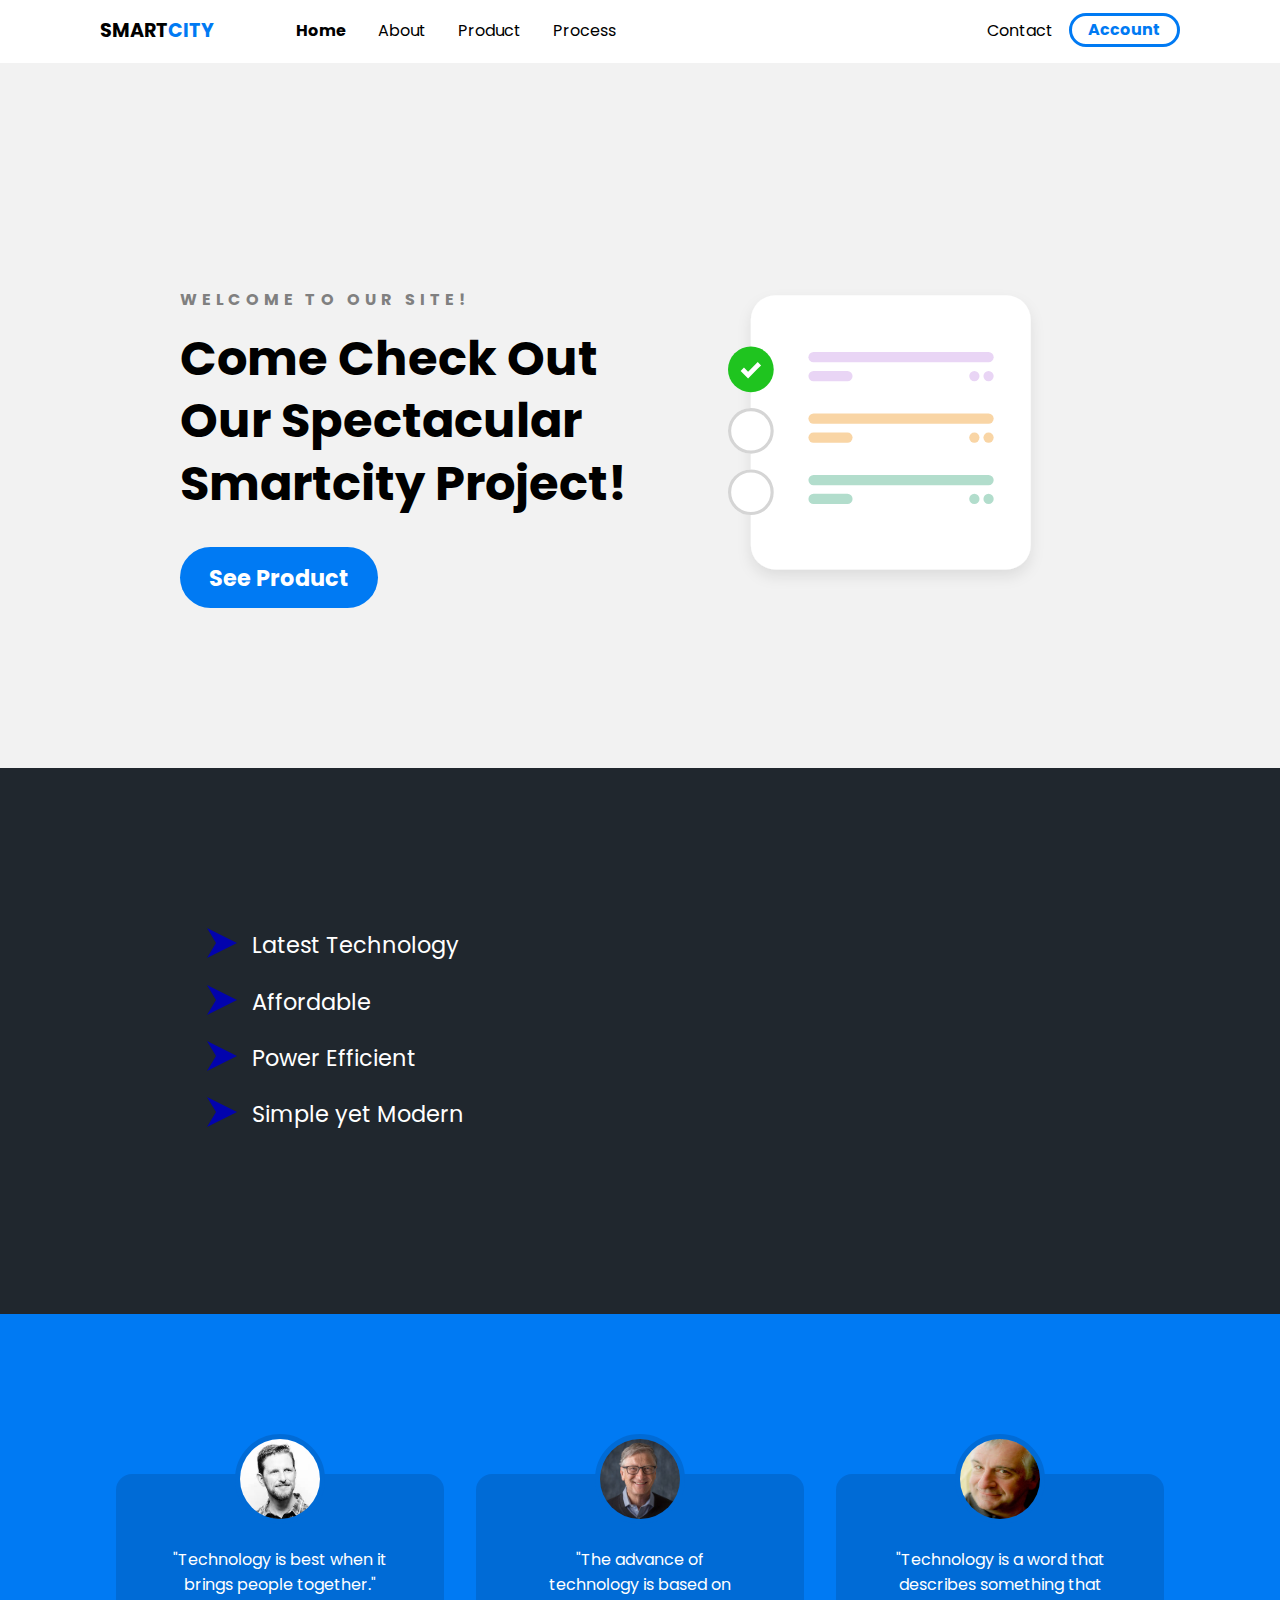
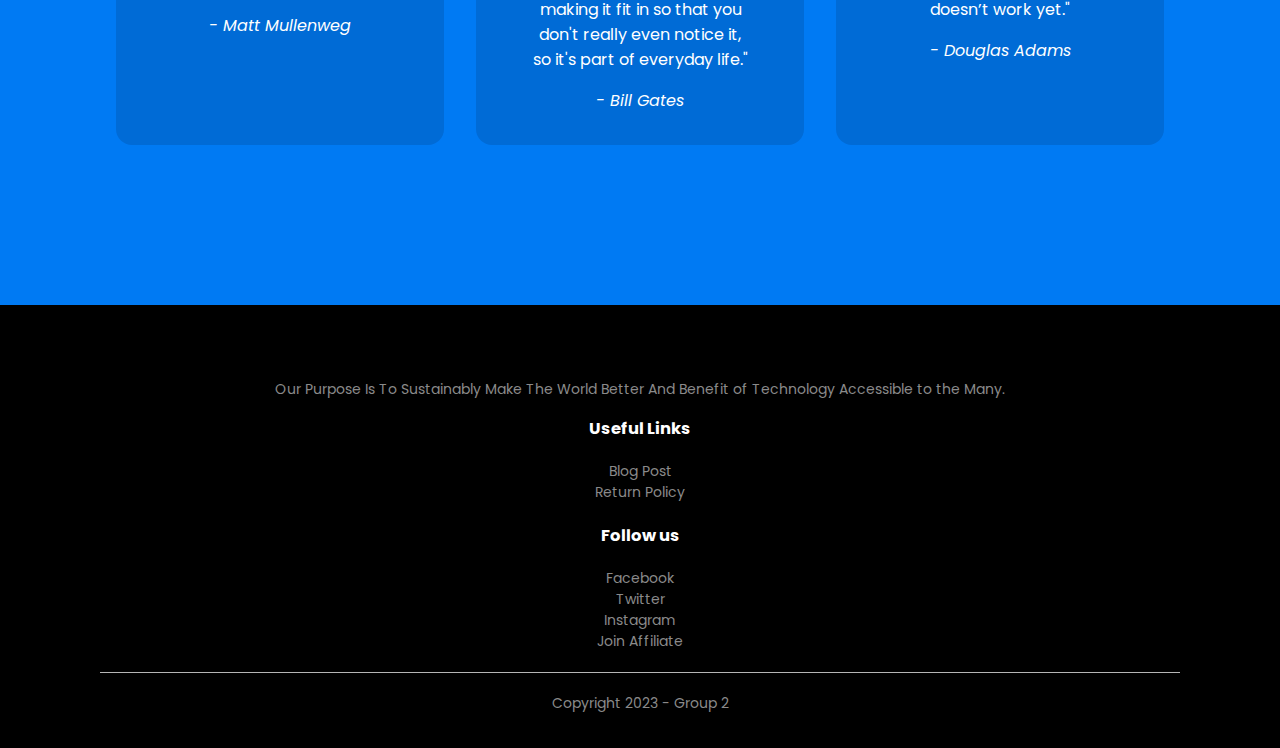
<file: index.html>
<!DOCTYPE html>
<html lang="en">
<head>
    <meta charset="UTF-8">
    <meta name="viewport" content="width=device-width, initial-scale=1.0">
    <title>BETA VERSION</title>
    <link rel="stylesheet" href="css/index.css">
</head>
<body>
    <div class="navbar">
        <div class="container">
            <a class="logo" href="#">SMART<span>CITY</span></a>

            <img id="mobile-cta" class="mobile-menu" src="images/menu.svg" alt="Open Navigation">

            <nav>
                <img id="mobile-exit" class="mobile-menu-exit" src="images/exit.svg" alt="Close Navigation">

                <ul class="primary-nav">
                    <li class="current"><a href="#">Home</a></li>
                    <li><a href="about.html">About</a></li>
                    <li><a href="shop.html">Product</a></li>
                    <li><a href="process.html">Process</a></li>
                </ul>

                <ul class="secondary-nav">
                    <li><a href="contact.html">Contact</a></li>
                    <li class="go-premium-cta"><a href="engine.html">Account</a></li>
                </ul>
            </nav>
        </div>
    </div>

    <section class="hero">
        <div class="container">
            <div class="left-col">  
                <p class="subhead">Welcome To Our Site!</p>
                <h1>Come Check Out Our Spectacular Smartcity Project!</h1>

                <div class="hero-cta">
                    <a href="shop.html" class="primary-cta">See Product</a>

                    </a>
                </div>
            </div>
            <img src="images/illustration.svg" class="hero-img" alt="Illustration">
        </div>
    </section>

    <section class="features-section">
        <div class="container">
            <ul class="features-list">
                <li>Latest Technology</li>
                <li>Affordable</li>
                <li>Power Efficient</li>
                <li>Simple yet Modern</li>
            </ul>

        </div>
    </section>

    <section class="testimonials-section">
        <div class="container">
            <ul>
                <li>
                    <img src="images/mattmullenweg.jpg" alt="Person">

                    <blockquote>"Technology is best when it brings people together."</blockquote>
                    <cite>- Matt Mullenweg</cite>
                </li>
                <li>
                    <img src="images/billgates.jpg" alt="Person">

                    <blockquote>"The advance of technology is based on making it fit in so that you don't really even notice it, so it's part of everyday life."</blockquote>
                    <cite>- Bill Gates </cite>
                </li>
                <li>
                    <img src="images/douglasadams.jpg" alt="Person">

                    <blockquote>"Technology is a word that describes something that doesn’t work yet."</blockquote>
                    <cite>- Douglas Adams</cite>
                </li>
            </ul>
        </div>
    </section>

<!---Footer---->

<div class="footer">
  <div class="container">
    <div class="row">
      <div class="footer-col-2">
        <p>Our Purpose Is To Sustainably Make The World Better And Benefit of Technology Accessible to the Many.</p>
      </div>
      <div class="footer-col-3">
        <h3>Useful Links</h3>
        <ul>
          <li>Blog Post</li>
          <li>Return Policy</li>
        </ul>
      </div>
      <div class="footer-col-4">
        <h3>Follow us</h3>
        <ul>
          <li>Facebook</li>
          <li>Twitter</li>
          <li>Instagram</li>
          <li>Join Affiliate</li>
        </ul>
      </div>
    </div>
    <hr>
    <p class="copyright">Copyright 2023 - Group 2</p>
  </div>
</div>


    <script>

        const mobileBtn = document.getElementById('mobile-cta')
              nav = document.querySelector('nav')
              mobileBtnExit = document.getElementById('mobile-exit');

        mobileBtn.addEventListener('click', () => {
            nav.classList.add('menu-btn');
        })

        mobileBtnExit.addEventListener('click', () => {
            nav.classList.remove('menu-btn');
        })



    </script>

</body>
</html>
</file>
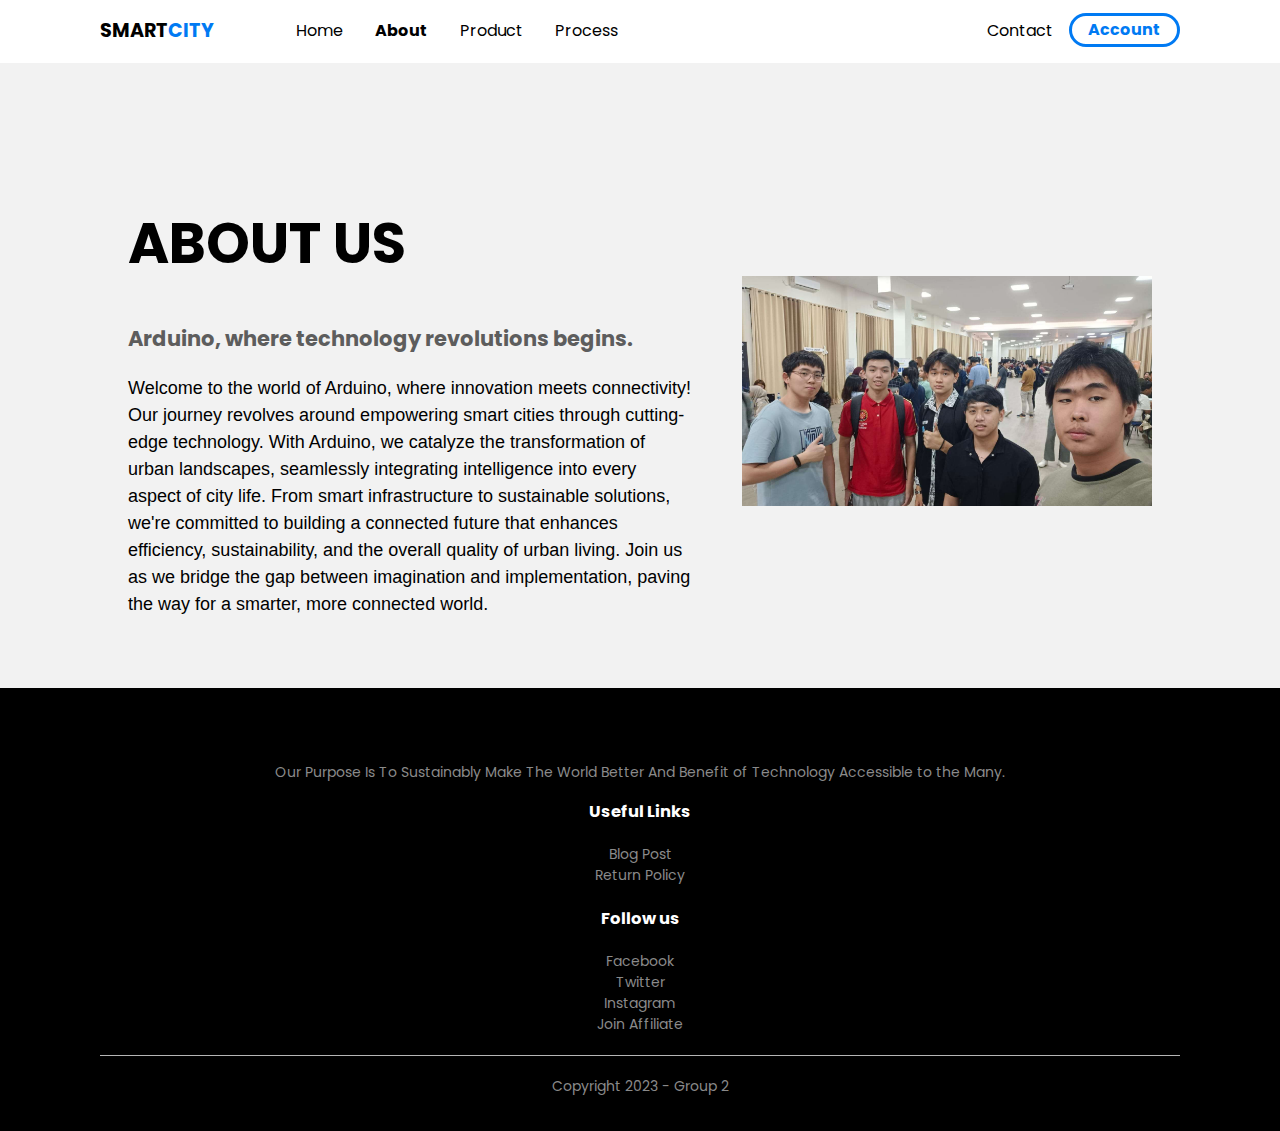
<file: about.html>
<!DOCTYPE html>
<html lang="en">
<head>
    <meta charset="UTF-8">
    <meta name="viewport" content="width=device-width, initial-scale=1.0">
    <title>BETA VERSION</title>
    <link rel="stylesheet" href="css/about.css">
</head>
<body>
    <div class="navbar">
        <div class="container">
            <a class="logo" href="#">SMART<span>CITY</span></a>

            <img id="mobile-cta" class="mobile-menu" src="images/menu.svg" alt="Open Navigation">

            <nav>
                <img id="mobile-exit" class="mobile-menu-exit" src="images/exit.svg" alt="Close Navigation">

                <ul class="primary-nav">
                    <li><a href="index.html">Home</a></li>
                    <li class="current"><a href="#">About</a></li>
                    <li><a href="shop.html">Product</a></li>
                    <li><a href="process.html">Process</a></li>
                </ul>

                <ul class="secondary-nav">
                    <li><a href="contact.html">Contact</a></li>
                    <li class="go-premium-cta"><a href="engine.html">Account</a></li>
                </ul>
            </nav>
        </div>
    </div>
  </body>

  <div class="section">
  		<div class="containers">
  			<div class="content-section">
  				<div class="title">
  					<h1>About Us</h1>
  				</div>
  				<div class="content">
  					<h3>Arduino, where technology revolutions begins.</h3>
  					<p>Welcome to the world of Arduino, where innovation meets connectivity! Our journey revolves around empowering smart cities through cutting-edge technology. With Arduino, we catalyze the transformation of urban landscapes, seamlessly integrating intelligence into every aspect of city life. From smart infrastructure to sustainable solutions, we're committed to building a connected future that enhances efficiency, sustainability, and the overall quality of urban living. Join us as we bridge the gap between imagination and implementation, paving the way for a smarter, more connected world.
            </p>
  				</div>
  				<div class="social">
  					<a href=""><i class="fab fa-facebook-f"></i></a>
  					<a href=""><i class="fab fa-twitter"></i></a>
  					<a href=""><i class="fab fa-instagram"></i></a>
  				</div>
  			</div>
  			<div class="image-section">
  				<img src="images/aboutus.jpg">
  			</div>
  		</div>
  	</div>

<br><br><br><br><br><br><br><br><br><br><br><br><br><br><br><br><br><br><br><br><br>

<div class="footer">
  <div class="container">
    <div class="row">
      <div class="footer-col-2">
        <p>Our Purpose Is To Sustainably Make The World Better And Benefit of Technology Accessible to the Many.</p>
      </div>
      <div class="footer-col-3">
        <h3>Useful Links</h3>
        <ul>
          <li>Blog Post</li>
          <li>Return Policy</li>
        </ul>
      </div>
      <div class="footer-col-4">
        <h3>Follow us</h3>
        <ul>
          <li>Facebook</li>
          <li>Twitter</li>
          <li>Instagram</li>
          <li>Join Affiliate</li>
        </ul>
      </div>
    </div>
    <hr>
    <p class="copyright">Copyright 2023 - Group 2</p>
  </div>
</div>

    <script>

        const mobileBtn = document.getElementById('mobile-cta')
              nav = document.querySelector('nav')
              mobileBtnExit = document.getElementById('mobile-exit');

        mobileBtn.addEventListener('click', () => {
            nav.classList.add('menu-btn');
        })

        mobileBtnExit.addEventListener('click', () => {
            nav.classList.remove('menu-btn');
        })
    </script>
</html>
</file>
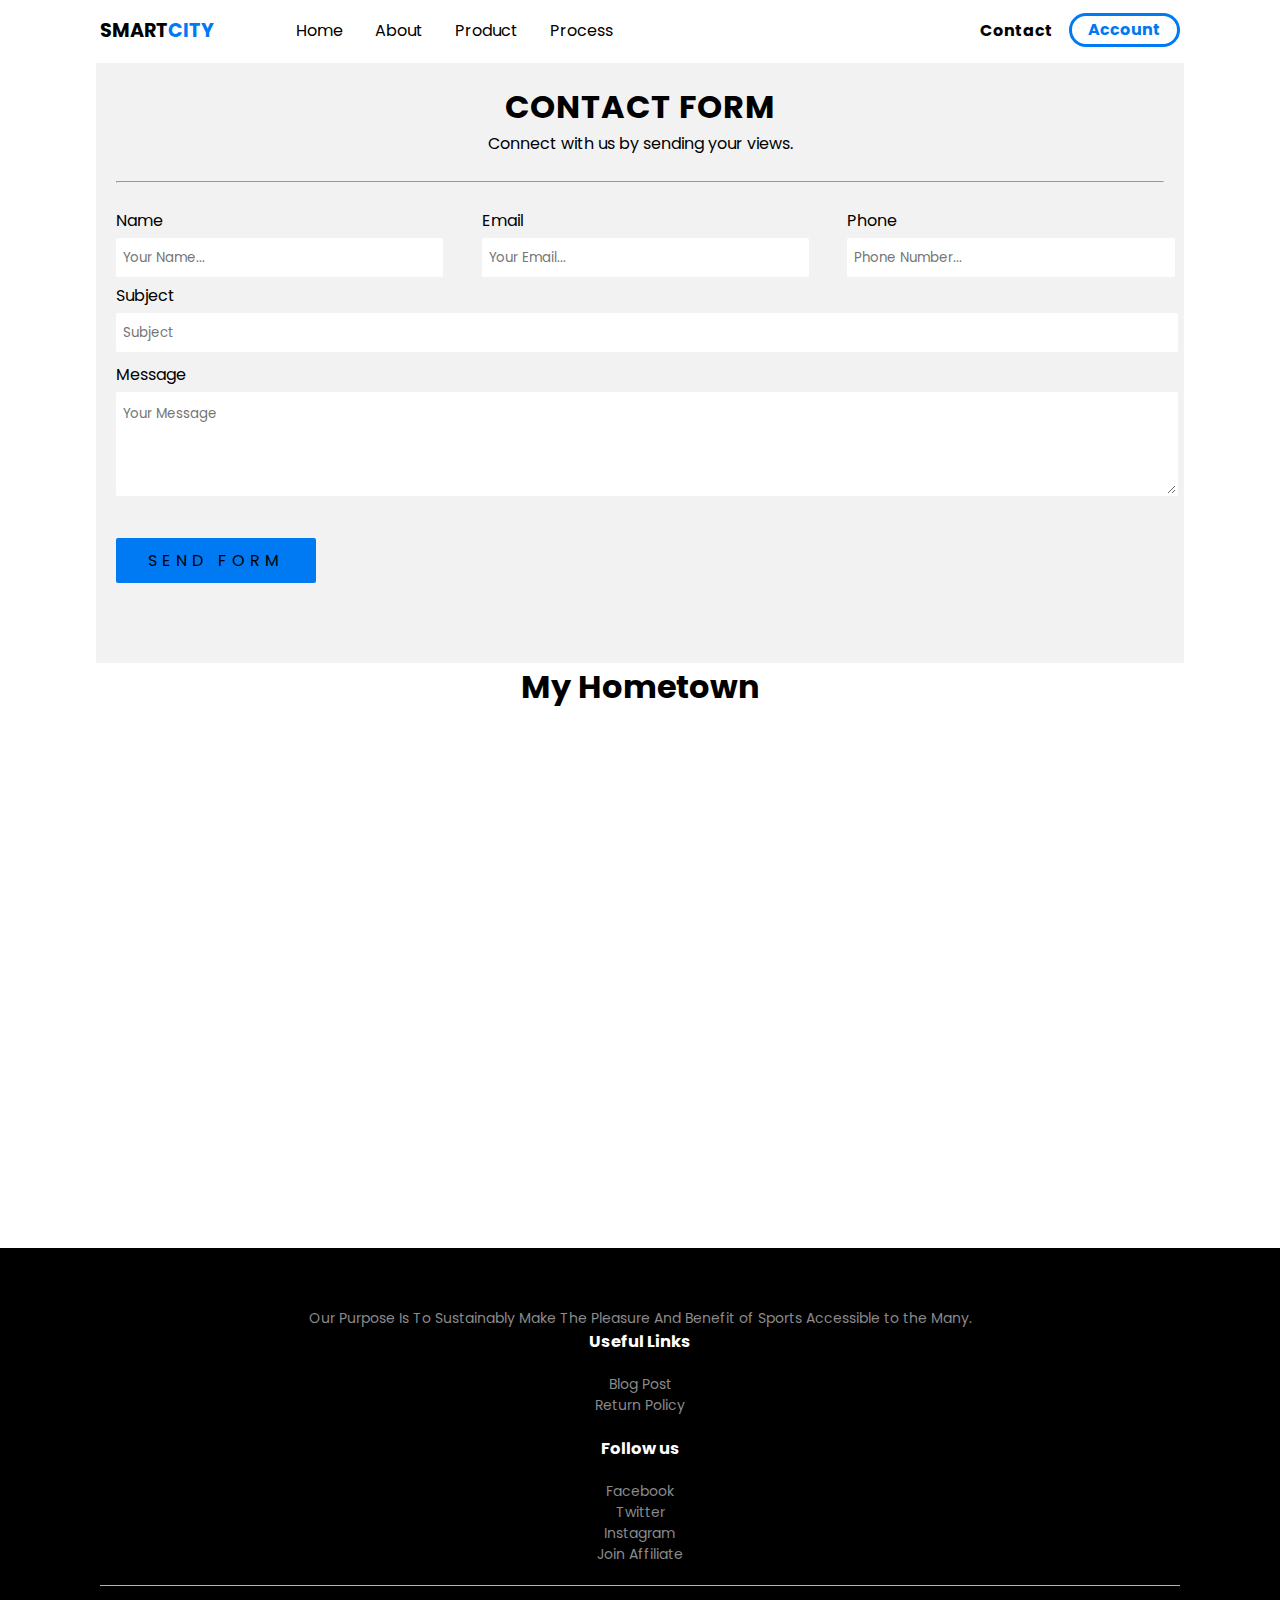
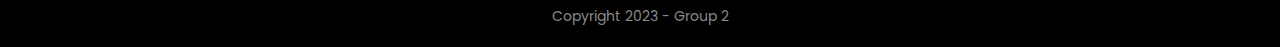
<file: contact.html>
<!DOCTYPE html>
<html lang="en">
<head>
    <meta charset="UTF-8">
    <meta name="viewport" content="width=device-width, initial-scale=1.0">
    <title>BETA VERSION</title>
    <link rel="stylesheet" href="css/contact.css">
    <script src="https://ajax.googleapis.com/ajax/libs/jquery/3.5.1/jquery.min.js"></script>
    <script>
      $(document).ready(function() {
        $(".btn").click(function(){
          $("input[type='text'], textarea").val("");
        });
      });

    </script>
</head>
<body>
    <div class="navbar">
        <div class="container">
            <a class="logo" href="#">SMART<span>CITY</span></a>

            <img id="mobile-cta" class="mobile-menu" src="images/menu.svg" alt="Open Navigation">

            <nav>
                <img id="mobile-exit" class="mobile-menu-exit" src="images/exit.svg" alt="Close Navigation">

                <ul class="primary-nav">
                    <li><a href="index.html">Home</a></li>
                    <li><a href="about.html">About</a></li>
                    <li><a href="shop.html">Product</a></li>
                    <li><a href="process.html">Process</a></li>
                </ul>

                <ul class="secondary-nav">
                    <li class="current"><a href="#">Contact</a></li>
                    <li class="go-premium-cta"><a href="engine.html">Account</a></li>
                </ul>
            </nav>
        </div>
    </div>
  </body>


    <div class="wrapper">
      <div class="content">
        <h1>CONTACT FORM</h1>
        <p>Connect with us by sending your views.</p><br><hr>
      </div>

      <div class="form">

        <div class="top-form">
          <div class="inner-form">
            <div class="label">Name</div>
            <input type="text" placeholder="Your Name...">
          </div>
          <div class="inner-form">
            <div class="label">Email</div>
            <input type="text" placeholder="Your Email...">
          </div>
          <div class="inner-form">
            <div class="label">phone</div>
            <input type="text" placeholder="Phone Number...">
          </div>
        </div>

        <div class="middle-form">
          <div class="inner-form">
            <div class="label">Subject</div>
            <input type="text" placeholder="Subject">
          </div>
        </div>

        <div class="bottom-form">
          <div class="inner-form">
            <div class="label">Message</div>
            <textarea placeholder="Your Message"></textarea>
          </div>
        </div>
      <br>
        <div class="btn">Send Form</div>

      </div>
    </div>


<div class="contacthome">
  <h1>My Hometown</h1>
  <iframe src="https://www.google.com/maps/embed?pb=!1m18!1m12!1m3!1d3989.0349528839083!2d104.00352017753885!3d1.1354053592969107!2m3!1f0!2f0!3f0!3m2!1i1024!2i768!4f13.1!3m3!1m2!1s0x31d9897e3e69fcfd%3A0xe6b8f68c3c4527a7!2sKomplek%20Penuin%20Centre%2C%20Jl.%20Pembangunan%20Blk.%20D-E%20No.12%2C%20Batu%20Selicin%2C%20Kec.%20Lubuk%20Baja%2C%20Kota%20Batam%2C%20Kepulauan%20Riau%2029440!5e0!3m2!1sid!2sid!4v1702198284244!5m2!1sid!2sid" width="600" height="450" style="border:0;" allowfullscreen="" loading="lazy" referrerpolicy="no-referrer-when-downgrade"></iframe>
</div>

  <div class="footer">
  <div class="container">
    <div class="row">
      <div class="footer-col-2">
        <p>Our Purpose Is To Sustainably Make The Pleasure And Benefit of Sports Accessible to the Many.</p>
      </div>
      <div class="footer-col-3">
        <h3>Useful Links</h3>
        <ul>
          <li>Blog Post</li>
          <li>Return Policy</li>
        </ul>
      </div>
      <div class="footer-col-4">
        <h3>Follow us</h3>
        <ul>
          <li>Facebook</li>
          <li>Twitter</li>
          <li>Instagram</li>
          <li>Join Affiliate</li>
        </ul>
      </div>
    </div>
    <hr>
    <p class="copyright">Copyright 2023 - Group 2</p>
  </div>
</div>


    <script>

        const mobileBtn = document.getElementById('mobile-cta')
              nav = document.querySelector('nav')
              mobileBtnExit = document.getElementById('mobile-exit');

        mobileBtn.addEventListener('click', () => {
            nav.classList.add('menu-btn');
        })

        mobileBtnExit.addEventListener('click', () => {
            nav.classList.remove('menu-btn');
        })
    </script>
</file>
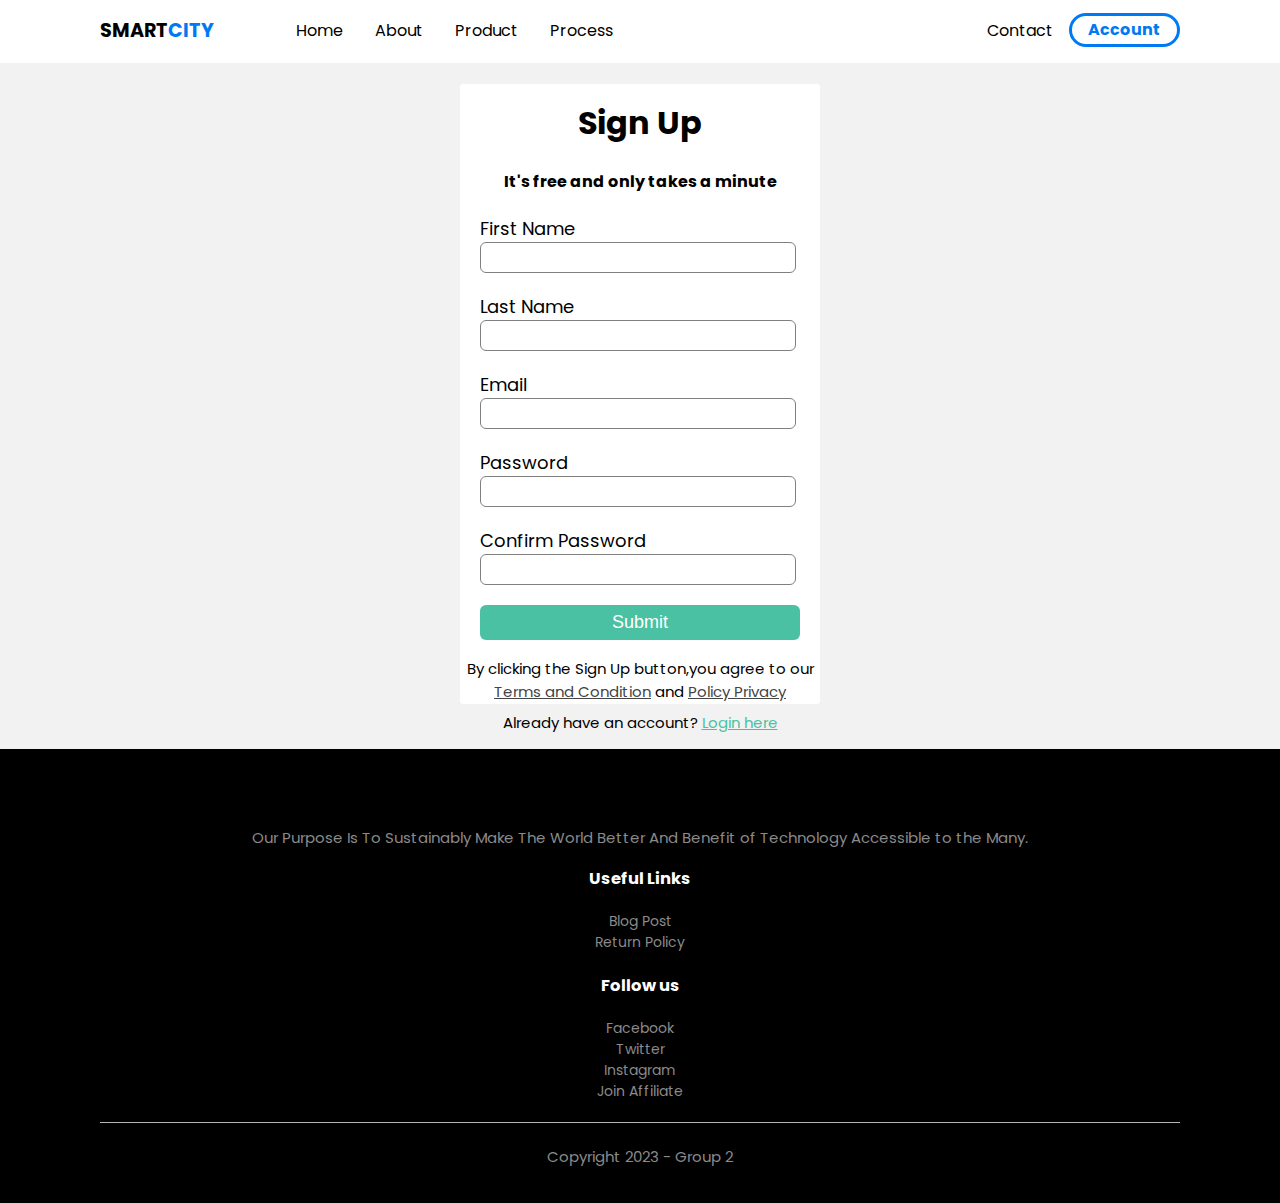
<file: engine.html>
<!DOCTYPE html>
<html lang="en">
<head>
    <meta charset="UTF-8">
    <meta name="viewport" content="width=device-width, initial-scale=1.0">
    <title>BETA VERISON</title>
    <link rel="stylesheet" href="css/engine.css">
</head>
<body>
    <div class="navbar">
        <div class="container">
            <a class="logo" href="#">SMART<span>CITY</span></a>

            <img id="mobile-cta" class="mobile-menu" src="images/menu.svg" alt="Open Navigation">

            <nav>
                <img id="mobile-exit" class="mobile-menu-exit" src="images/exit.svg" alt="Close Navigation">

                <ul class="primary-nav">
                    <li><a href="index.html">Home</a></li>
                    <li><a href="about.html">About</a></li>
                    <li><a href="shop.html">Product</a></li>
                    <li><a href="process.html">Process</a></li>
                </ul>

                <ul class="secondary-nav">
                    <li><a href="contact.html">Contact</a></li>
                    <li class="go-premium-cta"><a href="#">Account</a></li>
                </ul>
            </nav>
        </div>
    </div>
  </body>


  <div class="signup-box">
    <h1>Sign Up</h1>
    <h4>It's free and only takes a minute</h4>
    <form>
      <label>First Name</label>
      <input type="text" placeholder="" />
      <label>Last Name</label>
      <input type="text" placeholder="" />
      <label>Email</label>
      <input type="email" placeholder="" />
      <label>Password</label>
      <input type="password" placeholder="" />
      <label>Confirm Password</label>
      <input type="password" placeholder="" />
      <input type="button" value="Submit" />
    </form>
    <p>
      By clicking the Sign Up button,you agree to our <br />
      <a href="#">Terms and Condition</a> and <a href="#">Policy Privacy</a>
    </p>
  </div>
  <p class="para-2">
    Already have an account? <a href="engine2.html">Login here</a>
  </p>

  <div class="footer">
    <div class="container">
      <div class="row">
        <div class="footer-col-2">
          <p>Our Purpose Is To Sustainably Make The World Better And Benefit of Technology Accessible to the Many.</p>
        </div>
        <div class="footer-col-3">
          <h3>Useful Links</h3>
          <ul>
            <li>Blog Post</li>
            <li>Return Policy</li>
          </ul>
        </div>
        <div class="footer-col-4">
          <h3>Follow us</h3>
          <ul>
            <li>Facebook</li>
            <li>Twitter</li>
            <li>Instagram</li>
            <li>Join Affiliate</li>
          </ul>
        </div>
      </div>
      <hr>
      <p class="copyright">Copyright 2023 - Group 2</p>
    </div>
  </div>

    <script>

        const mobileBtn = document.getElementById('mobile-cta')
              nav = document.querySelector('nav')
              mobileBtnExit = document.getElementById('mobile-exit');

        mobileBtn.addEventListener('click', () => {
            nav.classList.add('menu-btn');
        })

        mobileBtnExit.addEventListener('click', () => {
            nav.classList.remove('menu-btn');
        })
    </script>
</file>
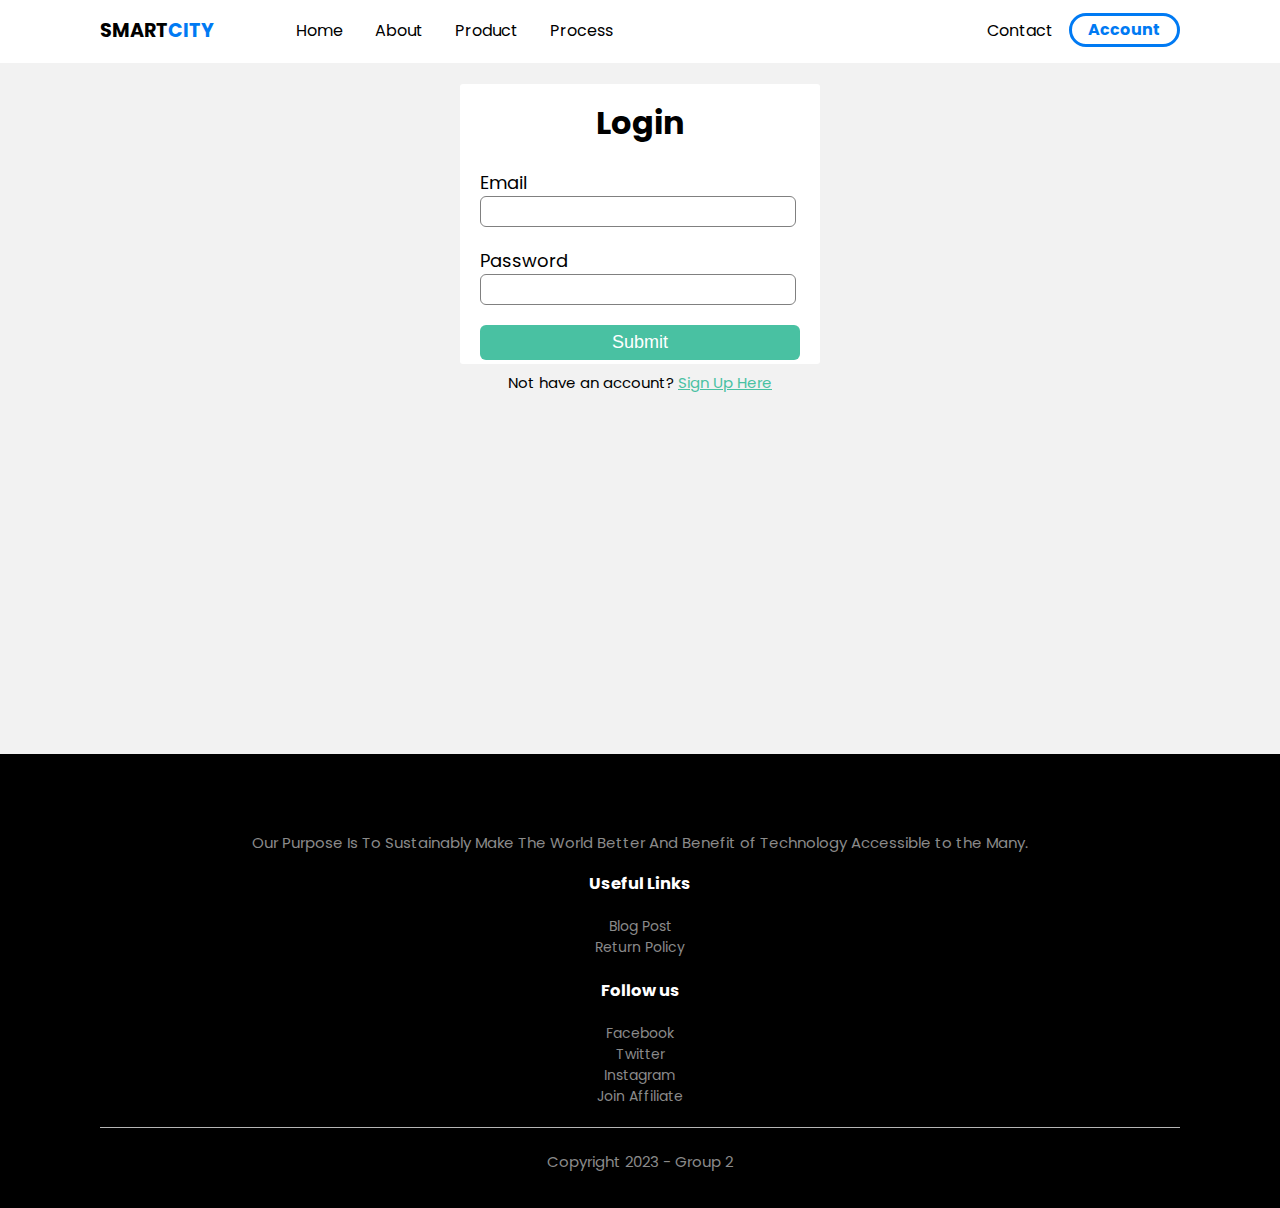
<file: engine2.html>
<!DOCTYPE html>
<html lang="en">
<head>
    <meta charset="UTF-8">
    <meta name="viewport" content="width=device-width, initial-scale=1.0">
    <title>BETA VERISON</title>
    <link rel="stylesheet" href="css/engine.css">
</head>
<body>
    <div class="navbar">
        <div class="container">
            <a class="logo" href="#">SMART<span>CITY</span></a>

            <img id="mobile-cta" class="mobile-menu" src="images/menu.svg" alt="Open Navigation">

            <nav>
                <img id="mobile-exit" class="mobile-menu-exit" src="images/exit.svg" alt="Close Navigation">

                <ul class="primary-nav">
                    <li><a href="index.html">Home</a></li>
                    <li><a href="about.html">About</a></li>
                    <li><a href="shop.html">Product</a></li>
                    <li><a href="process.html">Process</a></li>
                </ul>

                <ul class="secondary-nav">
                    <li><a href="contact.html">Contact</a></li>
                    <li class="go-premium-cta"><a href="#">Account</a></li>
                </ul>
            </nav>
        </div>
    </div>
  </body>

  <div class="login-box">
    <h1>Login</h1>
    <form>
      <label>Email</label>
      <input type="email" placeholder="" />
      <label>Password</label>
      <input type="password" placeholder="" />
      <input type="button" value="Submit" />
    </form>
  </div>
  <p class="para-2">
    Not have an account? <a href="engine.html">Sign Up Here</a>

<br><br><br><br><br><br><br><br><br><br><br><br><br><br><br><br>

    <div class="footer">
      <div class="container">
        <div class="row">
          <div class="footer-col-2">
            <p>Our Purpose Is To Sustainably Make The World Better And Benefit of Technology Accessible to the Many.</p>
          </div>
          <div class="footer-col-3">
            <h3>Useful Links</h3>
            <ul>
              <li>Blog Post</li>
              <li>Return Policy</li>
            </ul>
          </div>
          <div class="footer-col-4">
            <h3>Follow us</h3>
            <ul>
              <li>Facebook</li>
              <li>Twitter</li>
              <li>Instagram</li>
              <li>Join Affiliate</li>
            </ul>
          </div>
        </div>
        <hr>
        <p class="copyright">Copyright 2023 - Group 2</p>
      </div>
    </div>

    <script>

        const mobileBtn = document.getElementById('mobile-cta')
              nav = document.querySelector('nav')
              mobileBtnExit = document.getElementById('mobile-exit');

        mobileBtn.addEventListener('click', () => {
            nav.classList.add('menu-btn');
        })

        mobileBtnExit.addEventListener('click', () => {
            nav.classList.remove('menu-btn');
        })
    </script>
</file>
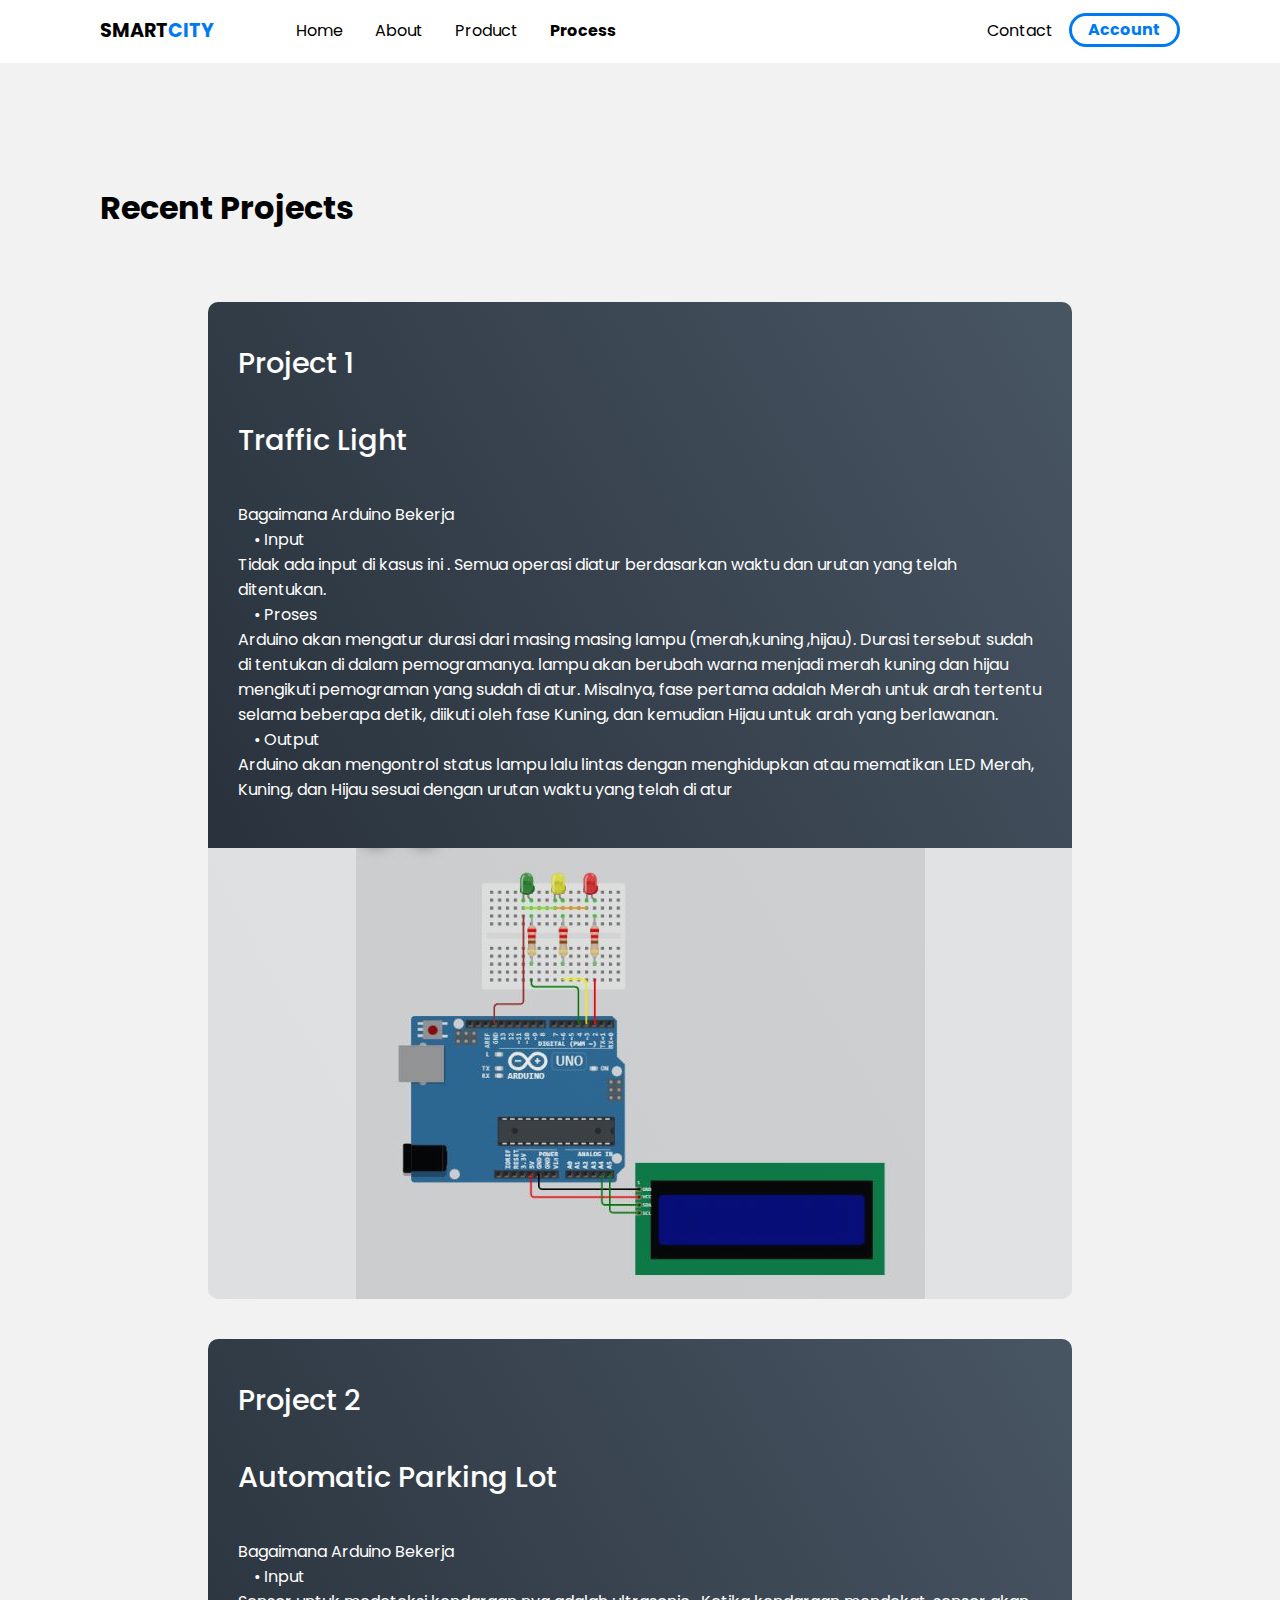
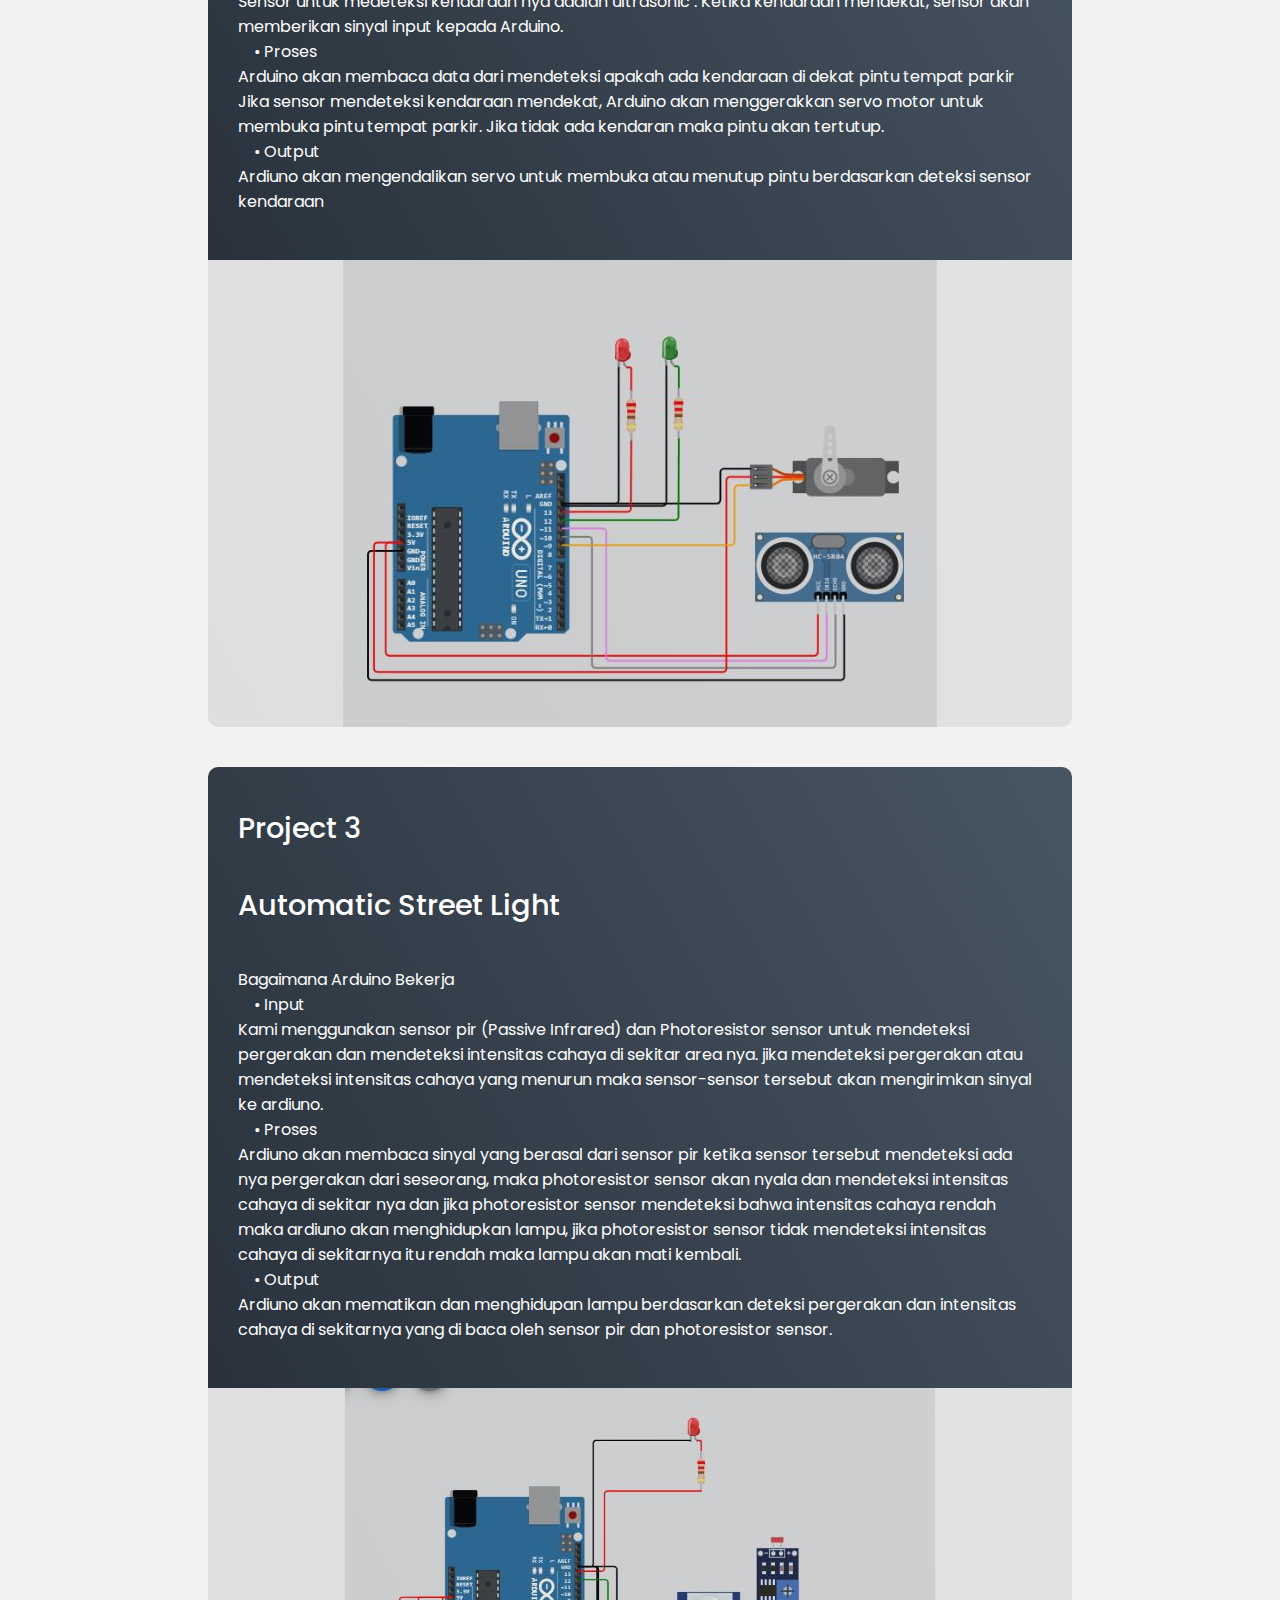
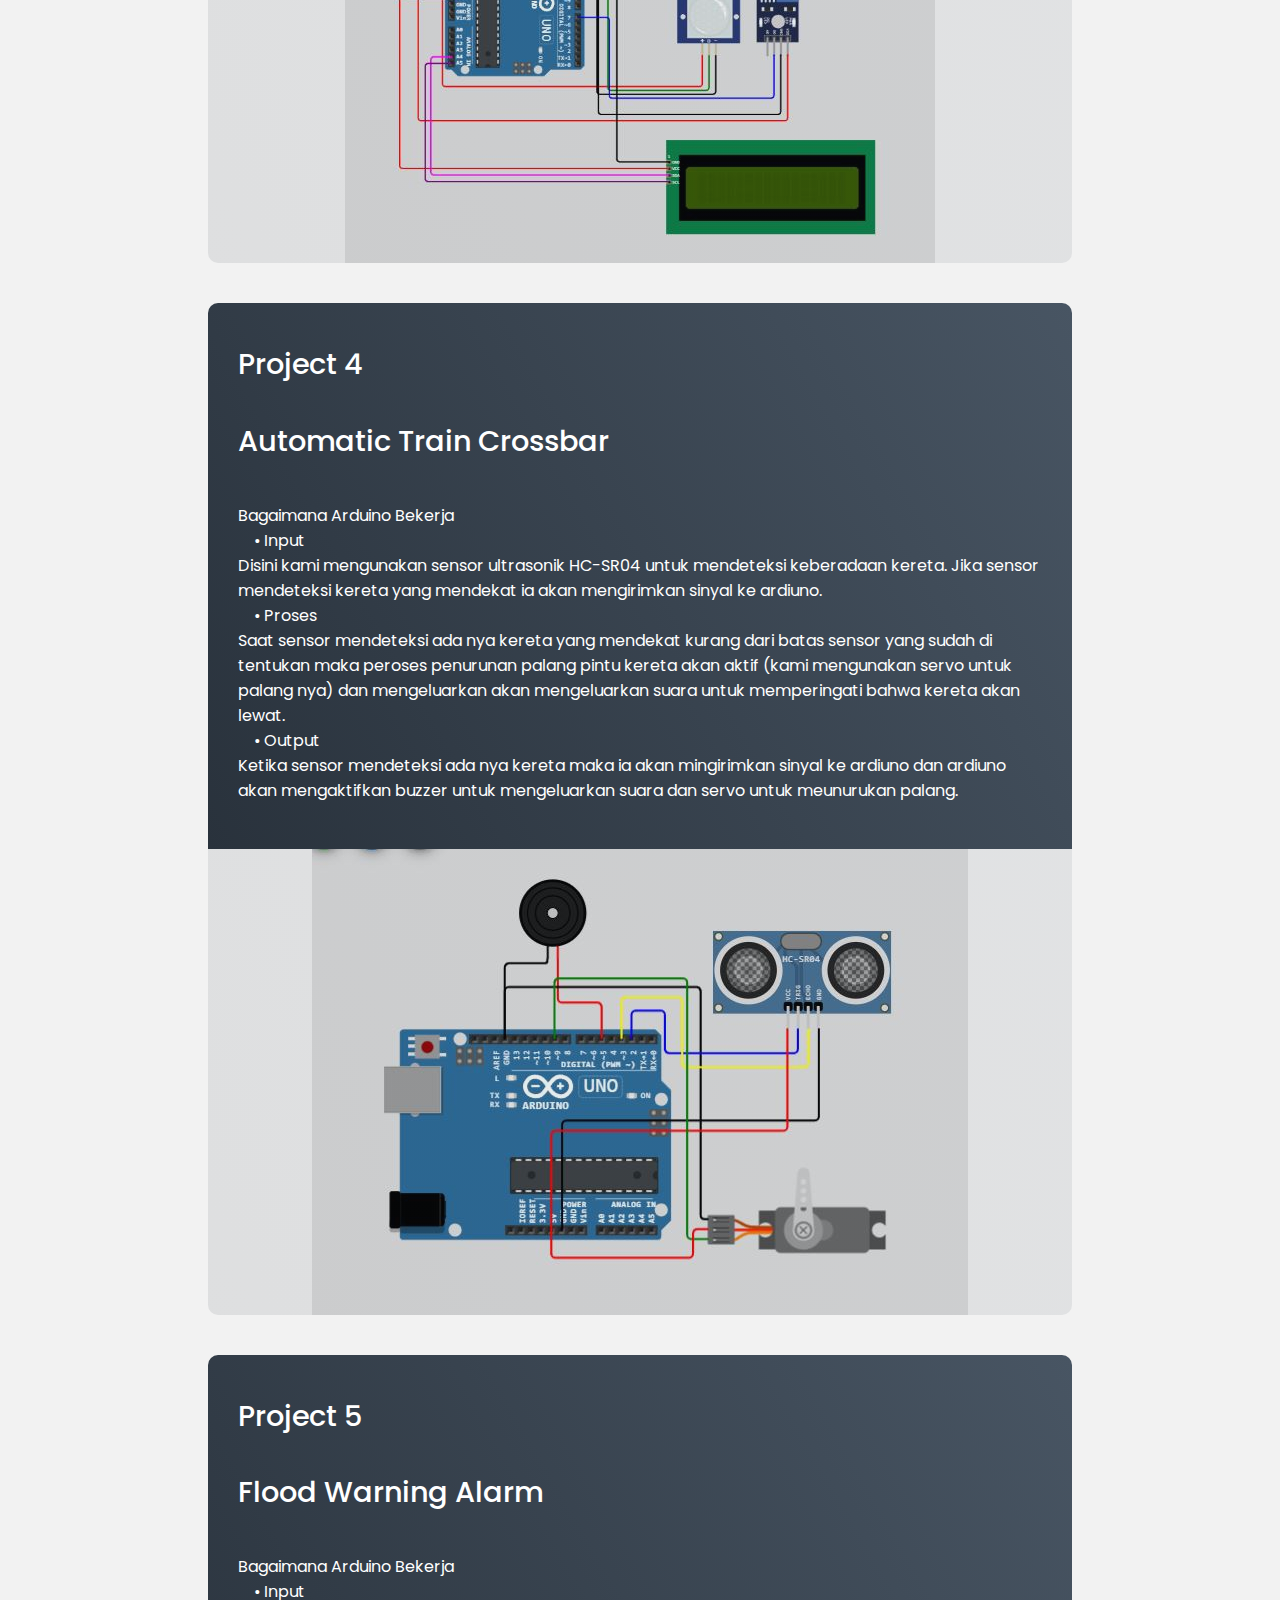
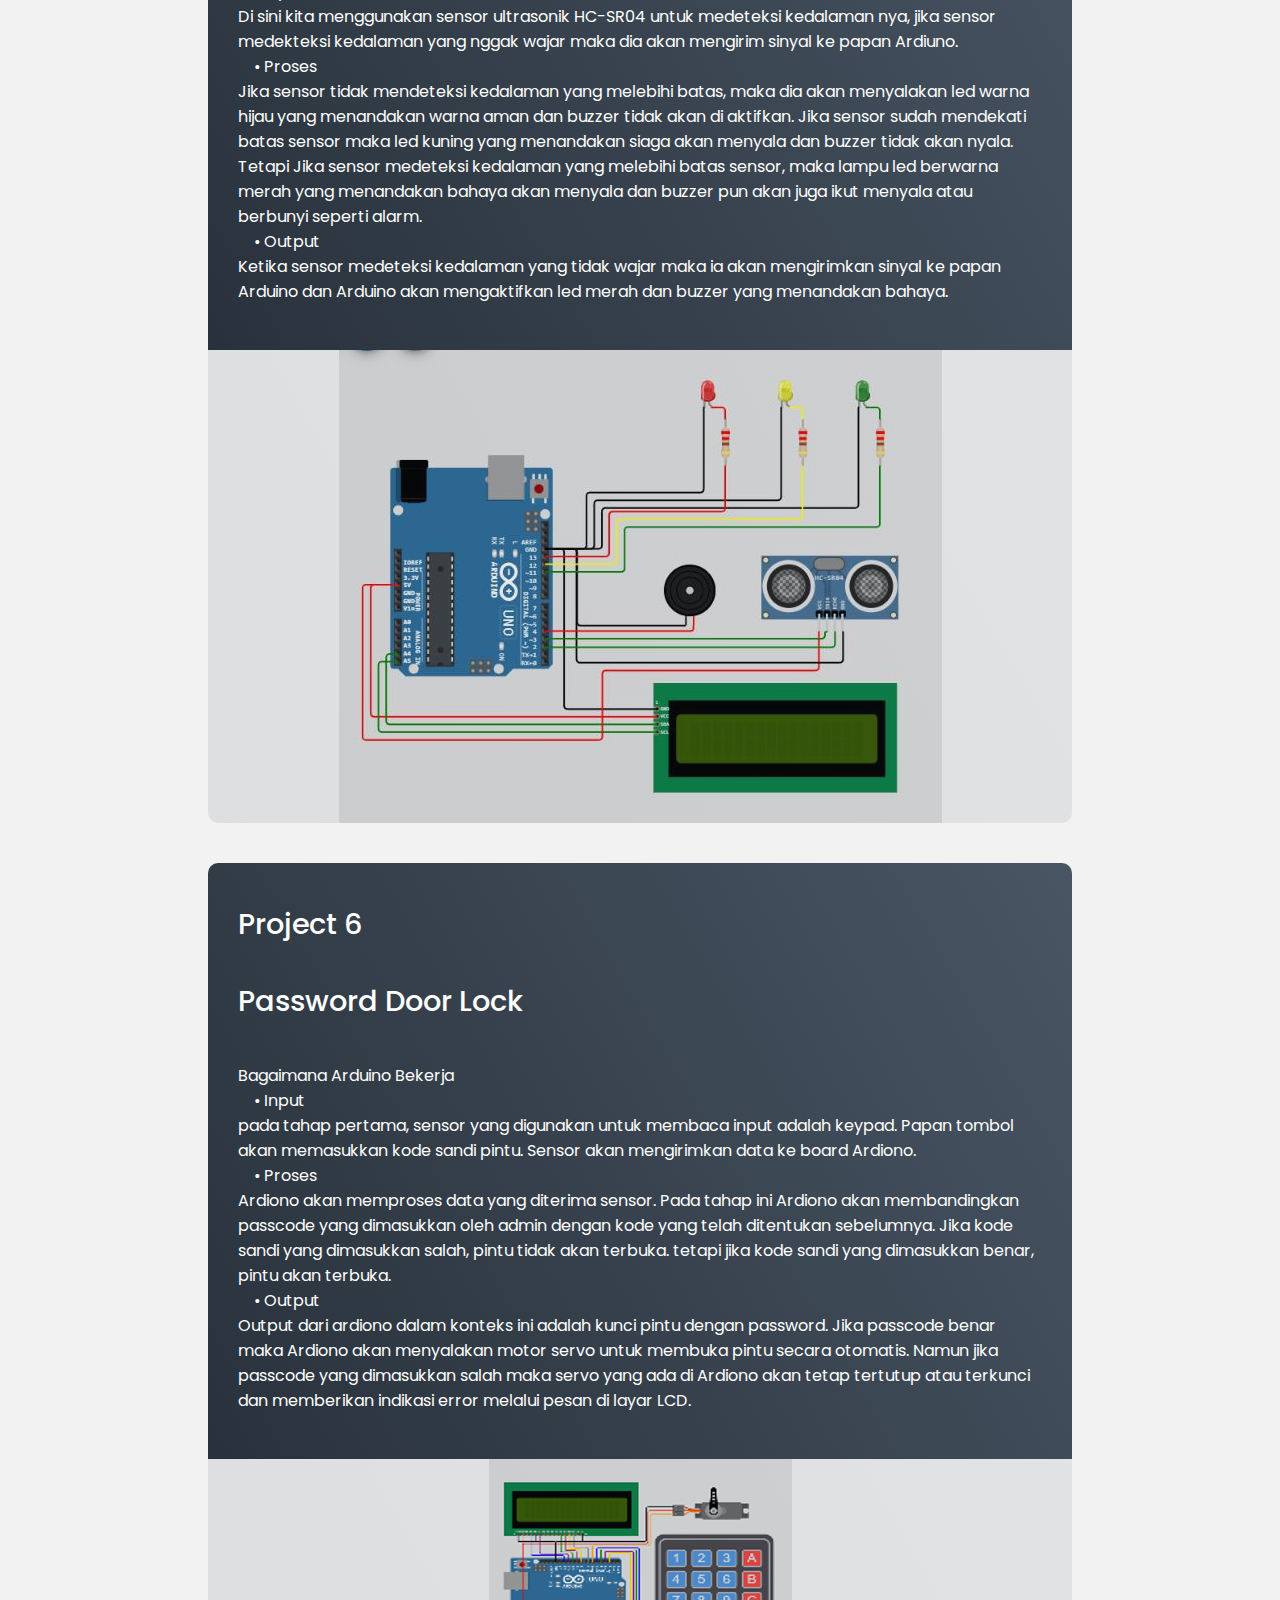
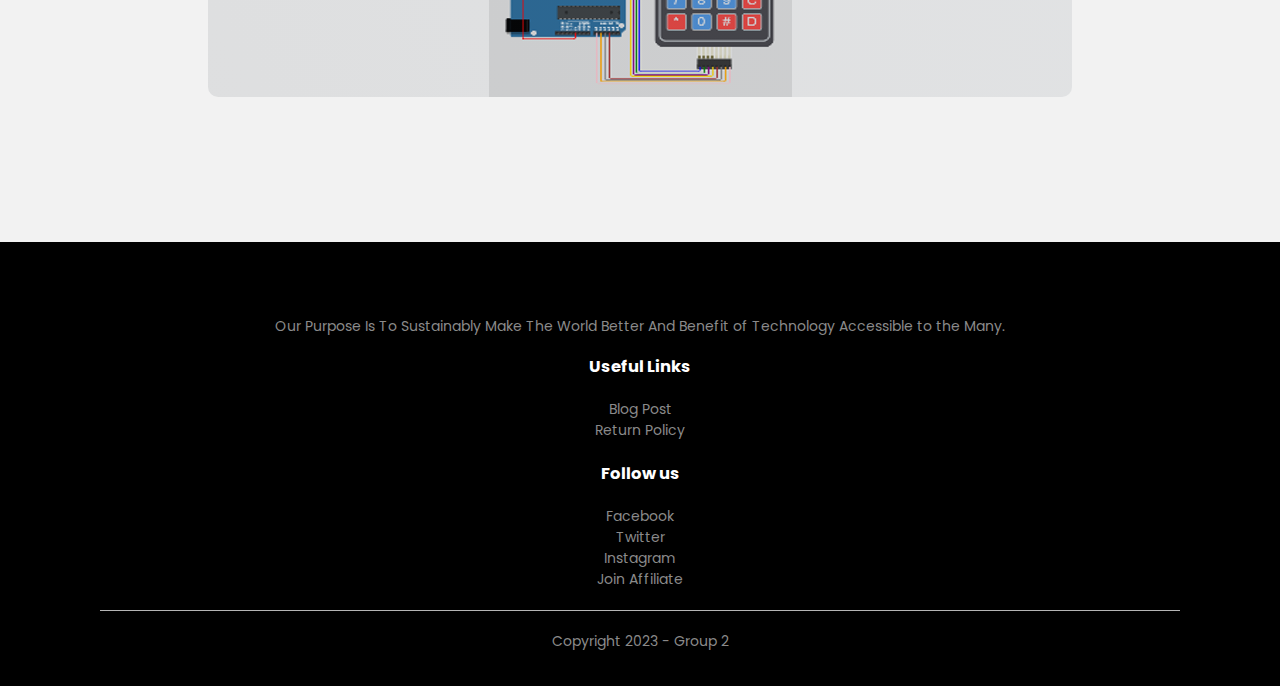
<file: process.html>
<!DOCTYPE html>
<html lang="en">
<head>
    <meta charset="UTF-8">
    <meta name="viewport" content="width=device-width, initial-scale=1.0">
    <title>BETA VERSION</title>
    <link rel="stylesheet" href="css/process.css">
</head>
<body>
    <div class="navbar">
        <div class="container">
            <a class="logo" href="#">SMART<span>CITY</span></a>

            <img id="mobile-cta" class="mobile-menu" src="images/menu.svg" alt="Open Navigation">

            <nav>
                <img id="mobile-exit" class="mobile-menu-exit" src="images/exit.svg" alt="Close Navigation">

                <ul class="primary-nav">
                    <li><a href="index.html">Home</a></li>
                    <li><a href="about.html">About</a></li>
                    <li><a href="shop.html">Product</a></li>
                    <li class="current"><a href="#">Process</a></li>
                </ul>

                <ul class="secondary-nav">
                    <li><a href="contact.html">Contact</a></li>
                    <li class="go-premium-cta"><a href="engine.html">Account</a></li>
                </ul>
            </nav>
        </div>
    </div>

      <!-- Projects Section -->
  <div id="projects">
    <div class="projects container">
      <div class="projects-header">
        <h1 class="section-title">Recent <span>Projects</span></h1>
      </div>
      <div class="all-projects">
        <div class="project-item">
          <div class="project-info">
            <h2>Project 1</h2>
            <h2>Traffic Light</h2>
            <p>Bagaimana Arduino Bekerja <br>
                &nbsp;&nbsp;&nbsp;&nbsp;•	Input<br>
                Tidak ada input di kasus ini . Semua operasi diatur berdasarkan waktu dan urutan yang telah ditentukan. <br>
                
                &nbsp;&nbsp;&nbsp;&nbsp;•	Proses <br>
                Arduino akan mengatur durasi dari masing masing lampu (merah,kuning ,hijau). Durasi tersebut sudah di tentukan di dalam pemogramanya. 
                lampu  akan berubah warna menjadi merah kuning dan hijau mengikuti pemograman yang sudah di atur. Misalnya, 
                fase pertama adalah Merah untuk arah tertentu selama beberapa detik, diikuti oleh fase Kuning, dan kemudian Hijau untuk arah yang berlawanan. <br>
                
                &nbsp;&nbsp;&nbsp;&nbsp;•	Output <br>
                Arduino akan mengontrol status lampu lalu lintas dengan menghidupkan atau mematikan LED Merah, Kuning, dan Hijau sesuai dengan urutan waktu yang telah di atur 
            </p>
          </div>
          <div class="project-img">
            <img src="images/NO_1.JPG" alt="img" class="center_image">
          </div>
        </div>
        <div class="project-item">
          <div class="project-info">
            <h2>Project 2</h2>
            <h2>Automatic Parking Lot</h2>
            <p>Bagaimana Arduino Bekerja <br>
                &nbsp;&nbsp;&nbsp;&nbsp;•    Input <br>
                Sensor untuk medeteksi kendaraan nya adalah ultrasonic . Ketika kendaraan mendekat, sensor akan memberikan sinyal input kepada Arduino. <br>
                
                &nbsp;&nbsp;&nbsp;&nbsp;•	Proses <br>
                Arduino akan membaca data dari  mendeteksi apakah ada kendaraan di dekat pintu tempat parkir Jika sensor mendeteksi kendaraan mendekat, 
                Arduino akan menggerakkan servo motor untuk membuka pintu tempat parkir. Jika tidak ada kendaran maka pintu akan tertutup. <br>
                
                &nbsp;&nbsp;&nbsp;&nbsp;•	Output <br>
                Ardiuno akan mengendalikan servo untuk membuka atau menutup pintu berdasarkan deteksi sensor kendaraan 
                </p>
          </div>
          <div class="project-img">
            <img src="images/NO_2.JPG" alt="img" class="center_image">
          </div>
        </div>
        <div class="project-item">
          <div class="project-info">
            <h2>Project 3</h2>
            <h2>Automatic Street Light</h2>
            <p>Bagaimana Arduino Bekerja <br>
                &nbsp;&nbsp;&nbsp;&nbsp;•	Input <br>
                Kami menggunakan sensor pir (Passive Infrared) dan Photoresistor sensor untuk mendeteksi pergerakan dan mendeteksi intensitas cahaya di sekitar area nya. 
                jika mendeteksi pergerakan atau mendeteksi intensitas cahaya yang menurun maka sensor-sensor tersebut akan mengirimkan sinyal ke ardiuno. <br>
                
                &nbsp;&nbsp;&nbsp;&nbsp;•	Proses <br>
                Ardiuno akan membaca sinyal yang berasal dari sensor pir ketika sensor tersebut mendeteksi ada nya pergerakan dari seseorang, 
                maka photoresistor sensor akan nyala dan mendeteksi intensitas cahaya di sekitar nya dan jika photoresistor sensor mendeteksi bahwa intensitas cahaya rendah 
                maka ardiuno akan menghidupkan lampu, jika photoresistor sensor tidak mendeteksi intensitas cahaya di sekitarnya itu rendah maka lampu akan mati kembali. <br>
                
                &nbsp;&nbsp;&nbsp;&nbsp;•	Output <br>
                Ardiuno akan mematikan dan menghidupan lampu berdasarkan deteksi pergerakan dan intensitas cahaya di sekitarnya yang di baca oleh sensor pir dan photoresistor sensor.
            </p>
          </div>
          <div class="project-img">
            <img src="images/NO_3.JPG" alt="img" class="center_image">
          </div>
        </div>
        <div class="project-item">
          <div class="project-info">
            <h2>Project 4</h2>
            <h2>Automatic Train Crossbar</h2>
            <p>Bagaimana Arduino Bekerja <br>
                &nbsp;&nbsp;&nbsp;&nbsp;•	Input <br>
                Disini kami mengunakan sensor ultrasonik HC-SR04 untuk mendeteksi keberadaan kereta. Jika sensor mendeteksi kereta yang mendekat ia akan mengirimkan sinyal ke ardiuno.<br>
                
                &nbsp;&nbsp;&nbsp;&nbsp;•	Proses <br>
                Saat sensor mendeteksi ada nya kereta yang mendekat kurang dari batas sensor yang sudah di tentukan maka peroses penurunan palang pintu kereta akan aktif 
                (kami mengunakan servo untuk palang nya) dan mengeluarkan akan mengeluarkan suara untuk memperingati bahwa kereta akan lewat.<br>
                
                &nbsp;&nbsp;&nbsp;&nbsp;•	Output <br>
                Ketika sensor mendeteksi ada nya kereta maka ia akan mingirimkan sinyal ke ardiuno dan ardiuno akan mengaktifkan buzzer untuk mengeluarkan suara dan servo untuk meunurukan palang.
                </p>
          </div>
          <div class="project-img">
            <img src="images/NO_4.JPG" alt="img" class="center_image">
          </div>
        </div>
        <div class="project-item">
          <div class="project-info">
            <h2>Project 5</h2>
            <h2>Flood Warning Alarm</h2>
            <p>Bagaimana Arduino Bekerja <br>
                &nbsp;&nbsp;&nbsp;&nbsp;•	Input <br>
                Di sini kita menggunakan sensor ultrasonik HC-SR04 untuk medeteksi kedalaman nya, jika sensor medekteksi kedalaman yang nggak wajar maka dia akan mengirim sinyal ke papan Ardiuno.<br>
                
                &nbsp;&nbsp;&nbsp;&nbsp;•	Proses <br>
                Jika sensor tidak mendeteksi kedalaman yang melebihi batas, maka dia akan menyalakan led warna hijau yang menandakan warna aman dan buzzer tidak akan di aktifkan. 
                Jika sensor sudah mendekati batas sensor maka led kuning yang menandakan siaga akan menyala dan buzzer tidak akan nyala. Tetapi Jika sensor medeteksi kedalaman yang melebihi batas sensor, 
                maka lampu led berwarna merah yang menandakan bahaya akan menyala dan buzzer pun akan juga ikut menyala atau berbunyi seperti alarm.<br>
                
                &nbsp;&nbsp;&nbsp;&nbsp;•	Output <br>
                Ketika sensor medeteksi kedalaman yang tidak wajar maka ia akan mengirimkan sinyal ke papan Arduino dan Arduino akan mengaktifkan led merah dan buzzer yang menandakan bahaya.
            </p>
          </div>
          <div class="project-img">
            <img src="images/NO_5.JPG" alt="img" class="center_image">
          </div>
        </div>
        <div class="project-item">
            <div class="project-info">
              <h2>Project 6</h2>
              <h2>Password Door Lock</h2>
              <p>Bagaimana Arduino Bekerja <br>
                &nbsp;&nbsp;&nbsp;&nbsp;•	Input <br>
                pada tahap pertama, sensor yang digunakan untuk membaca input adalah keypad. Papan tombol akan memasukkan kode sandi pintu. Sensor akan mengirimkan data ke board Ardiono.<br>
                
                &nbsp;&nbsp;&nbsp;&nbsp;•	Proses <br>
                Ardiono akan memproses data yang diterima sensor. Pada tahap ini Ardiono akan membandingkan passcode yang dimasukkan oleh admin dengan kode yang telah ditentukan sebelumnya. 
                Jika kode sandi yang dimasukkan salah, pintu tidak akan terbuka. tetapi jika kode sandi yang dimasukkan benar, pintu akan terbuka.<br>
                
                &nbsp;&nbsp;&nbsp;&nbsp;•	Output <br>
                Output dari ardiono dalam konteks ini adalah kunci pintu dengan password. Jika passcode benar maka Ardiono akan menyalakan motor servo untuk membuka pintu secara otomatis. 
                Namun jika passcode yang dimasukkan salah maka servo yang ada di Ardiono akan tetap tertutup atau terkunci dan memberikan indikasi error melalui pesan di layar LCD.
            </p>
            </div>
            <div class="project-img">
              <img src="images/NO.6.png" alt="img" class="center_image">
            </div>
          </div>
      </div>
    </div>
  </div>
  <!-- End Projects Section -->
  </body>


<br>

<div class="footer">
  <div class="container">
    <div class="row">
      <div class="footer-col-2">
        <p>Our Purpose Is To Sustainably Make The World Better And Benefit of Technology Accessible to the Many.</p>
      </div>
      <div class="footer-col-3">
        <h3>Useful Links</h3>
        <ul>
          <li>Blog Post</li>
          <li>Return Policy</li>
        </ul>
      </div>
      <div class="footer-col-4">
        <h3>Follow us</h3>
        <ul>
          <li>Facebook</li>
          <li>Twitter</li>
          <li>Instagram</li>
          <li>Join Affiliate</li>
        </ul>
      </div>
    </div>
    <hr>
    <p class="copyright">Copyright 2023 - Group 2</p>
  </div>
</div>

    <script>

        const mobileBtn = document.getElementById('mobile-cta')
              nav = document.querySelector('nav')
              mobileBtnExit = document.getElementById('mobile-exit');

        mobileBtn.addEventListener('click', () => {
            nav.classList.add('menu-btn');
        })

        mobileBtnExit.addEventListener('click', () => {
            nav.classList.remove('menu-btn');
        })
    </script>
</html>
</file>
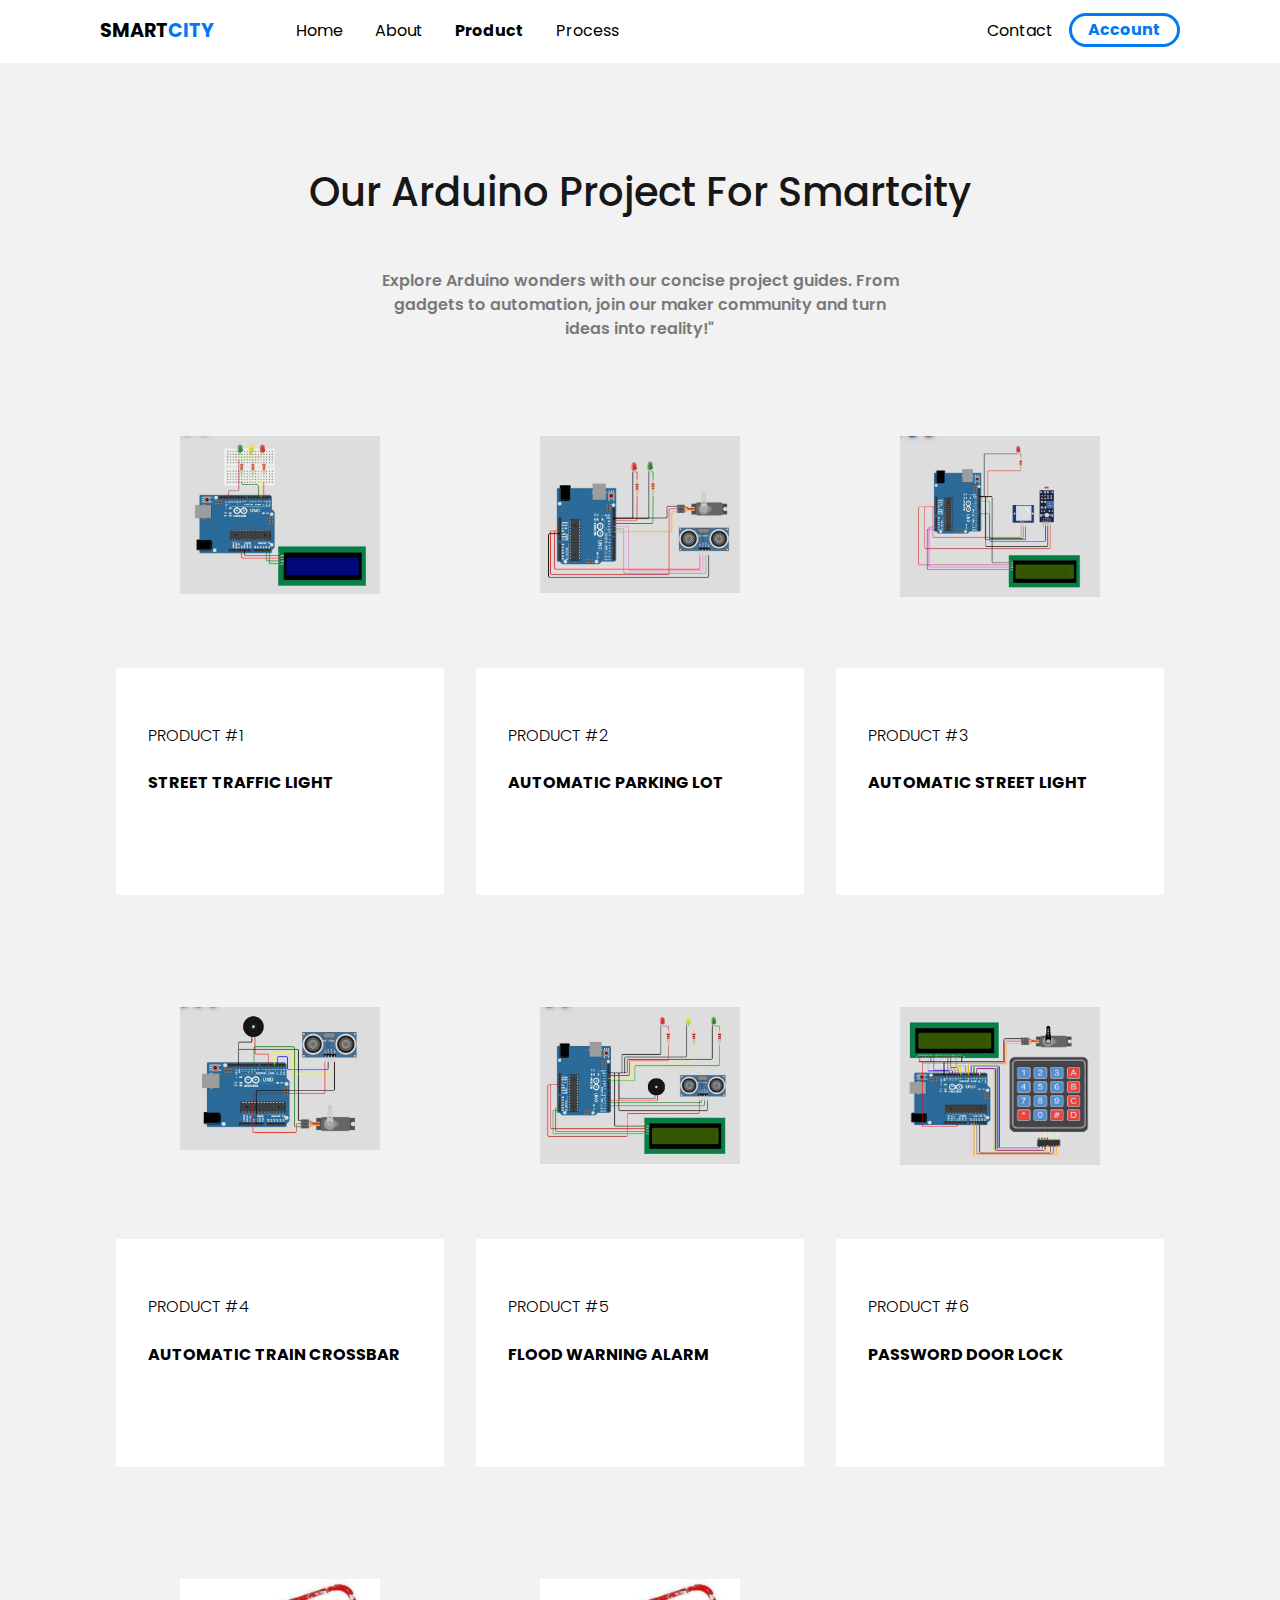
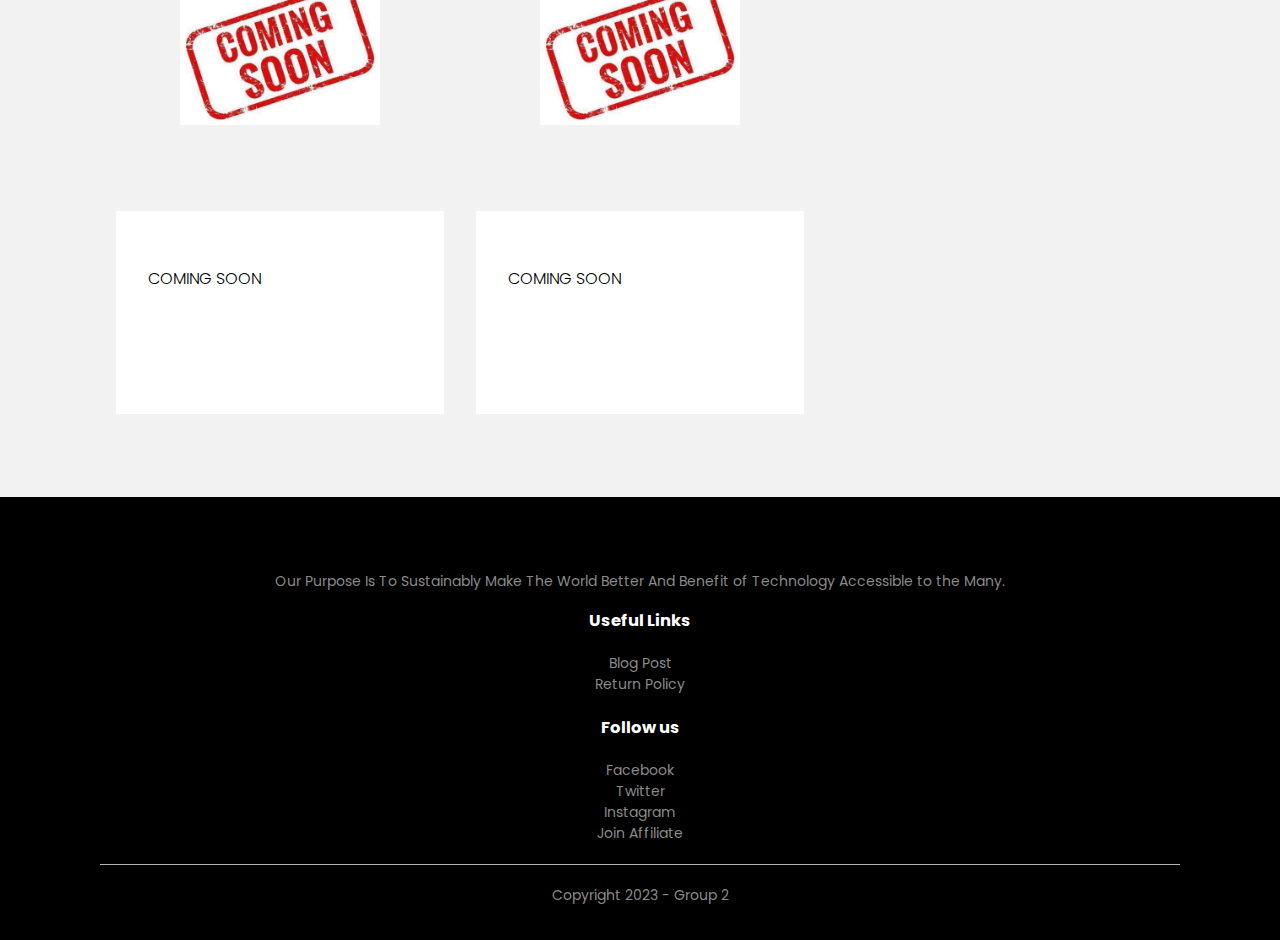
<file: shop.html>
<!DOCTYPE html>
<html lang="en">
<head>
    <meta charset="UTF-8">
    <meta name="viewport" content="width=device-width, initial-scale=1.0">
    <title>BETA VERISON</title>
    <link rel="stylesheet" href="css/shop.css">
</head>
<body>
    <div class="navbar">
        <div class="container">
            <a class="logo" href="#">SMART<span>CITY</span></a>

            <img id="mobile-cta" class="mobile-menu" src="images/menu.svg" alt="Open Navigation">

            <nav>
                <img id="mobile-exit" class="mobile-menu-exit" src="images/exit.svg" alt="Close Navigation">

                <ul class="primary-nav">
                    <li><a href="index.html">Home</a></li>
                    <li><a href="about.html">About</a></li>
                    <li class="current"><a href="#">Product</a></li>
                    <li><a href="process.html">Process</a></li>
                </ul>

                <ul class="secondary-nav">
                    <li><a href="contact.html">Contact</a></li>
                    <li class="go-premium-cta"><a href="engine.html">Account</a></li>
                </ul>
            </nav>
        </div>
    </div>
  </body>

  <div class = "products">
      <div class = "container">
          <h1 class = "lg-title">Our Arduino Project For Smartcity</h1>
          <p class = "text-light">Explore Arduino wonders with our concise project guides. From gadgets to automation, join our maker community and turn ideas into reality!"   </p>

          <div class = "product-items">
              <!-- single product -->
              <div class = "product">
                  <div class = "product-content">
                      <div class = "product-img">
                          <img src = "images/NO_1.JPG" alt = "product image">
                      </div>
                  </div>

                  <div class = "product-info">
                      <div class = "product-info-top">
                          <h2 class = "sm-title">Product #1</h2>
                          <div class = "rating">
                              <span><i class = "fas fa-star"></i></span>
                              <span><i class = "fas fa-star"></i></span>
                              <span><i class = "fas fa-star"></i></span>
                              <span><i class = "fas fa-star"></i></span>
                              <span><i class = "far fa-star"></i></span>
                          </div>
                      </div>
                      <a href = "#" class = "product-name">Street Traffic Light</a>
                      <div class = "product-btns">
                        <button type = "button" class = "btn-cart"> 
                            <span><i class = "fas fa-plus"></i></span>
                            <a href="process.html">Input/Output</a>
                        </button>
                    </div>
                  </div>
              </div>
              <!-- end of single product -->
              <!-- single product -->
              <div class = "product">
                  <div class = "product-content">
                      <div class = "product-img">
                          <img src = "images/NO_2.JPG" alt = "product image">
                      </div>         
                  </div>

                  <div class = "product-info">
                      <div class = "product-info-top">
                          <h2 class = "sm-title">Product #2</h2>
                          <div class = "rating">
                              <span><i class = "fas fa-star"></i></span>
                              <span><i class = "fas fa-star"></i></span>
                              <span><i class = "fas fa-star"></i></span>
                              <span><i class = "fas fa-star"></i></span>
                              <span><i class = "far fa-star"></i></span>
                          </div>
                      </div>
                      <a href = "#" class = "product-name">Automatic Parking Lot</a>
                      <div class = "product-btns">
                        <button type = "button" class = "btn-cart">
                            <span><i class = "fas fa-plus"></i></span>
                            <a href="process.html">Input/Output</a>
                        </button>
                    </div>
                  </div>
              </div>
              <!-- end of single product -->
              <!-- single product -->
              <div class = "product">
                  <div class = "product-content">
                      <div class = "product-img">
                          <img src = "images/NO_3.JPG" alt = "product image">
                      </div>
                  </div>

                  <div class = "product-info">
                      <div class = "product-info-top">
                          <h2 class = "sm-title">Product #3</h2>
                          <div class = "rating">
                              <span><i class = "fas fa-star"></i></span>
                              <span><i class = "fas fa-star"></i></span>
                              <span><i class = "fas fa-star"></i></span>
                              <span><i class = "fas fa-star"></i></span>
                              <span><i class = "far fa-star"></i></span>
                          </div>
                      </div>
                      <a href = "#" class = "product-name">Automatic Street Light</a>
                      <div class = "product-btns">
                        <button type = "button" class = "btn-cart">
                            <span><i class = "fas fa-plus"></i></span>
                            <a href="process.html">Input/Output</a>
                        </button>
                    </div>
                  </div>
              </div>
              <!-- end of single product -->
              <!-- single product -->
              <div class = "product">
                  <div class = "product-content">
                      <div class = "product-img">
                          <img src = "images/NO_4.JPG" alt = "product image">
                      </div>                    
                  </div>

                  <div class = "product-info">
                      <div class = "product-info-top">
                          <h2 class = "sm-title">Product #4</h2>
                          <div class = "rating">
                              <span><i class = "fas fa-star"></i></span>
                              <span><i class = "fas fa-star"></i></span>
                              <span><i class = "fas fa-star"></i></span>
                              <span><i class = "fas fa-star"></i></span>
                              <span><i class = "far fa-star"></i></span>
                          </div>
                      </div>
                      <a href = "#" class = "product-name">Automatic Train Crossbar</a>
                      <div class = "product-btns">
                        <button type = "button" class = "btn-cart">
                            <span><i class = "fas fa-plus"></i></span>
                            <a href="process.html">Input/Output</a>
                        </button>
                    </div>
                  </div>
              </div>
              <!-- end of single product -->
              <!-- single product -->
              <div class = "product">
                  <div class = "product-content">
                      <div class = "product-img">
                          <img src = "images/NO_5.JPG" alt = "product image">
                      </div>                    
                  </div>

                  <div class = "product-info">
                      <div class = "product-info-top">
                          <h2 class = "sm-title">Product #5</h2>
                          <div class = "rating">
                              <span><i class = "fas fa-star"></i></span>
                              <span><i class = "fas fa-star"></i></span>
                              <span><i class = "fas fa-star"></i></span>
                              <span><i class = "fas fa-star"></i></span>
                              <span><i class = "far fa-star"></i></span>
                          </div>
                      </div>
                      <a href = "#" class = "product-name">Flood Warning Alarm</a>
                      <div class = "product-btns">
                        <button type = "button" class = "btn-cart"> 
                            <span><i class = "fas fa-plus"></i></span>
                            <a href="process.html">Input/Output</a>
                        </button>
                    </div>
                  </div>
              </div>
              <!-- end of single product -->
              <!-- single product -->
              <div class = "product">
                  <div class = "product-content">
                      <div class = "product-img">
                          <img src = "images/NO.6.png" alt = "product image">
                      </div>                
                  </div>

                  <div class = "product-info">
                      <div class = "product-info-top">
                          <h2 class = "sm-title">Product #6</h2>
                          <div class = "rating">
                              <span><i class = "fas fa-star"></i></span>
                              <span><i class = "fas fa-star"></i></span>
                              <span><i class = "fas fa-star"></i></span>
                              <span><i class = "fas fa-star"></i></span>
                              <span><i class = "far fa-star"></i></span>
                          </div>
                      </div>
                      <a href = "#" class = "product-name">Password Door Lock</a>
                      <div class = "product-btns">
                        <button type = "button" class = "btn-cart">
                            <span><i class = "fas fa-plus"></i></span>
                            <a href="process.html">Input/Output</a>
                        </button>
                    </div>
                  </div>
              </div>
              <!-- end of single product -->
              <!-- single product -->
              <div class = "product">
                  <div class = "product-content">
                      <div class = "product-img">
                          <img src = "images/comingsoon.jpg" alt = "product image">
                      </div>                
                  </div>

                  <div class = "product-info">
                      <div class = "product-info-top">
                          <h2 class = "sm-title">COMING SOON</h2>
                          <div class = "rating">
                              <span><i class = "fas fa-star"></i></span>
                              <span><i class = "fas fa-star"></i></span>
                              <span><i class = "fas fa-star"></i></span>
                              <span><i class = "fas fa-star"></i></span>
                              <span><i class = "far fa-star"></i></span>
                          </div>
                      </div>
                      <a href = "#" class = "product-name"></a>
                      <div class = "product-btns">
                        <button type = "button" class = "btn-cart">
                            <span><i class = "fas fa-plus"></i></span>
                            <a href="#">Input/Output</a>
                        </button>
                    </div>
                  </div>
              </div>
              <!-- end of single product -->
              <!-- single product -->
              <div class = "product">
                  <div class = "product-content">
                      <div class = "product-img">
                          <img src = "images/comingsoon.jpg" alt = "product image">
                      </div>                  
                  </div>

                  <div class = "product-info">
                      <div class = "product-info-top">
                          <h2 class = "sm-title">COMING SOON</h2>
                          <div class = "rating">
                              <span><i class = "fas fa-star"></i></span>
                              <span><i class = "fas fa-star"></i></span>
                              <span><i class = "fas fa-star"></i></span>
                              <span><i class = "fas fa-star"></i></span>
                              <span><i class = "far fa-star"></i></span>
                          </div>
                      </div>
                      <a href = "#" class = "product-name"></a>
                      <div class = "product-btns">
                        <button type = "button" class = "btn-cart">
                            <span><i class = "fas fa-plus"></i></span>
                            <a href="#">Input/Output</a>
                        </button>
                    </div>
                  </div>
              </div>
              <!-- end of single product -->
          </div>
      </div>
  </div>


  <div class="footer">
    <div class="container">
      <div class="row">
        <div class="footer-col-2">
          <p>Our Purpose Is To Sustainably Make The World Better And Benefit of Technology Accessible to the Many.</p>
        </div>
        <div class="footer-col-3">
          <h3>Useful Links</h3>
          <ul>
            <li>Blog Post</li>
            <li>Return Policy</li>
          </ul>
        </div>
        <div class="footer-col-4">
          <h3>Follow us</h3>
          <ul>
            <li>Facebook</li>
            <li>Twitter</li>
            <li>Instagram</li>
            <li>Join Affiliate</li>
          </ul>
        </div>
      </div>
      <hr>
      <p class="copyright">Copyright 2023 - Group 2</p>
    </div>
  </div>


    <script>

        const mobileBtn = document.getElementById('mobile-cta')
              nav = document.querySelector('nav')
              mobileBtnExit = document.getElementById('mobile-exit');

        mobileBtn.addEventListener('click', () => {
            nav.classList.add('menu-btn');
        })

        mobileBtnExit.addEventListener('click', () => {
            nav.classList.remove('menu-btn');
        })
    </script>
</file>
<file: css/index.css>
@import url("https://fonts.googleapis.com/css2?family=Poppins:wght@400;700&display=swap");
:root {
  --primary-color: #007AF3;
}

body {
  background: #F2F2F2;
  margin: 0;
  font-family: 'Poppins';
}

.navbar {
  background: white;
  padding: 1em;
}

.navbar .logo {
  text-decoration: none;
  font-weight: bold;
  color: black;
  font-size: 1.2em;
}

.navbar .logo span {
  color: var(--primary-color);
}

.navbar nav {
  display: none;
}

.navbar .container {
  display: -webkit-box;
  display: -ms-flexbox;
  display: flex;
  place-content: space-between;
}

.navbar .mobile-menu {
  cursor: pointer;
}

a {
  color: #444444;
}

ul {
  list-style-type: none;
  margin: 0;
  padding: 0;
}

section {
  padding: 5em 2em;
}

.hero {
  text-align: center;
}

.left-col .subhead {
  text-transform: uppercase;
  font-weight: bold;
  color: gray;
  letter-spacing: .3em;
}

.left-col h1 {
  font-size: 2.5em;
  line-height: 1.3em;
  margin-top: .2em;
}

.left-col .primary-cta {
  background: var(--primary-color);
  color: white;
  text-decoration: none;
  padding: .6em 1.3em;
  font-size: 1.4em;
  border-radius: 5em;
  font-weight: bold;
  display: inline-block;
}

.left-col .watch-video-cta {
  display: block;
  margin-top: 1em;
}

.left-col .watch-video-cta img {
  margin-right: .5em;
}

.hero-img {
  width: 60%;
  margin-top: 3em;
}

section.features-section {
  background: #20272E;
  color: white;
}

ul.features-list {
  margin: 0;
  padding-left: 4.5em;
  display: -ms-grid;
  display: grid;
  -ms-grid-columns: (minmax(19rem, 1fr))[auto-fit];
      grid-template-columns: repeat(auto-fit, minmax(19rem, 1fr));
}

ul.features-list li {
  font-size: 1.1em;
  margin-bottom: 1em;
  margin-right: -2em;
  position: relative;
}

ul.features-list li:before {
  content: '';
  left: -2em;
  position: absolute;
  width: 20px;
  height: 20px;
  background-image: url("../images/bullet2.png");
  background-size: contain;
  margin-right: .5em;
}

.features-section img {
    display: none;
    margin-right: 500px;
    top: 90px;
    position: absolute;
}

.features-section img {
  display: none;
}

.testimonials-section {
  background: var(--primary-color);
  color: white;
}

.testimonials-section li {
  background: #006BD6;
  text-align: center;
  padding: 2em 1em;
  width: 80%;
  margin: 0 auto 5em auto;
  border-radius: 1em;
}

.testimonials-section li img {
  width: 5em;
  height: 5em;
  border: 5px solid #006BD6;
  border-radius: 50%;
  margin-top: -4.5em;
}

h2 {
  font-size: 2em;
}

label {
  display: block;
  font-size: 1.2em;
  margin-bottom: .5em;
}

input, textarea {
  width: 100%;
  padding: .8em;
  margin-bottom: 1em;
  border-radius: .3em;
  border: 1px solid gray;
  -webkit-box-sizing: border-box;
          box-sizing: border-box;
}

input[type="submit"] {
  background-color: var(--primary-color);
  color: white;
  font-weight: bold;
  font-size: 1.3em;
  border: none;
  margin-bottom: 5em;
  border-radius: 5em;
  display: inline-block;
  padding: .8em 2em;
  width: unset;
  cursor: pointer;
}

iframe {
  width: 100%;
  height: 300px;
}

nav.menu-btn {
  display: block;
}

nav {
  position: fixed;
  z-index: 999;
  width: 66%;
  right: 0;
  top: 0;
  background: #20272E;
  height: 100vh;
  padding: 1em;
}

nav ul.primary-nav {
  margin-top: 5em;
}

nav li a {
  color: white;
  text-decoration: none;
  display: block;
  padding: .5em;
  font-size: 1.3em;
  text-align: right;
}

nav li a:hover {
  font-weight: bold;
}

.mobile-menu-exit {
  float: right;
  margin: .5em;
  cursor: pointer;
}

/*-------------footer------------*/
.footer{
  background: #000;
  color: #8a8a8a;
  font-size: 14px;
  padding: 60px 0 20px;
}
.footer p{
  color: #8a8a8a;
}
.footer h3{
  color: #fff;
  margin-bottom: 20px;
}
.footer-col-1, .footer-col-1, .footer-col-3, .footer-col-4{
  min-width: 250px;
  margin-bottom: 20px;
}
.footer-col-1{
  text-align: center;
  flex-basis: 30%;
}
.footer-col-2{
  flex: 1;
  text-align: center;
}
.footer-col-2 img{
  width: 180px;
  margin-bottom: 20px;
}
.footer-col-3, .footer-col-4{
    flex-basis: 12%;
    text-align: center;
}
ul{
  list-style-type: none;
}
.app-logo{
  margin-top: 20px;
}
.app-logo img{
  width: 140px;
}

.footer hr{
  border: none;
  background: #b5b5b5;
  height: 1px;
  margin: 20px 0;
}
.copyright{
  text-align: center;
}

@media only screen and (min-width: 768px) {
  .mobile-menu, .mobile-menu-exit {
    display: none;
  }
  .navbar .container {
    display: -ms-grid;
    display: grid;
    -ms-grid-columns: 180px auto;
        grid-template-columns: 180px auto;
    -webkit-box-pack: unset;
        -ms-flex-pack: unset;
            justify-content: unset;
  }
  .navbar nav {
    display: -webkit-box;
    display: -ms-flexbox;
    display: flex;
    -webkit-box-pack: justify;
        -ms-flex-pack: justify;
            justify-content: space-between;
    background: none;
    position: unset;
    height: auto;
    width: 100%;
    padding: 0;
  }
  .navbar nav ul {
    display: -webkit-box;
    display: -ms-flexbox;
    display: flex;
  }
  .navbar nav a {
    color: black;
    font-size: 1em;
    padding: .1em 1em;
  }
  .navbar nav ul.primary-nav {
    margin: 0;
  }
  .navbar nav li.current a {
    font-weight: bold;
  }
  .navbar nav li.go-premium-cta a {
    color: var(--primary-color);
    border: 3px solid var(--primary-color);
    font-weight: bold;
    border-radius: 5em;
    margin-top: -.2em;
  }
  .navbar nav li.go-premium-cta a:hover {
    background: var(--primary-color);
    color: white;
  }
}

@media only screen and (min-width: 1080px) {
  .container {
    width: 1080px;
    margin: 0 auto;
  }
  section {
    padding: 10em 4em;
  }
  .hero .container {
    display: -webkit-box;
    display: -ms-flexbox;
    display: flex;
    -webkit-box-pack: justify;
        -ms-flex-pack: justify;
            justify-content: space-between;
    text-align: left;
  }
  .hero .container .left-col {
    margin: 3em 3em 0 5em;
  }
  .hero .container .left-col h1 {
    font-size: 3em;
    width: 90%;
  }
  .hero-img {
    width: 30%;
    margin-right: 8em;
  }
  .hero-cta {
    display: -webkit-box;
    display: -ms-flexbox;
    display: flex;
  }
  .primary-cta {
    margin-right: 1em;
  }
  ul.features-list {
    display: block;
    margin-left: 5em;
  }
  ul.features-list li {
    font-size: 1.4em;
  }
  ul.features-list li:before {
    width: 30px;
    height: 30px;
  }
  .features-section {
    position: relative;
  }
  .features-section img {
    display: block;
    position: absolute;
    right: 0;
    width: 350px;
    bottom: -2em;
  }
  .testimonials-section ul {
    display: -webkit-box;
    display: -ms-flexbox;
    display: flex;
  }
  .testimonials-section ul li {
    margin: 0 1em;
  }
  .contact-section {
    position: relative;
  }
  .contact-section .container {
    display: -webkit-box;
    display: -ms-flexbox;
    display: flex;
  }
  .contact-right {
    position: absolute;
    right: 0;
    top: 0;
    width: 45%;
    height: 100%;
  }
  .contact-right iframe {
    height: 100%;
  }
}

@media only screen and (min-width: 1450px) {
  .features-section:before {
    content: '';
    position: absolute;
    width: 10%;
    height: 20em;
    background: var(--primary-color);
    left: 0;
    top: -4em;
  }
  .features-section:after {
    content: '';
    position: absolute;
    width: 200px;
    height: 20em;
    background: url("../images/dots.svg") no-repeat;
    left: 4.5em;
    top: 2em;
  }
}
/*# sourceMappingURL=main.css.map */
</file>
<file: css/about.css>
@import url("https://fonts.googleapis.com/css2?family=Poppins:wght@400;700&display=swap");
:root {
  --primary-color: #007AF3;
}

body {
  background: #F2F2F2;
  margin: 0;
  font-family: 'Poppins';
}

.navbar {
  background: white;
  padding: 1em;
}

.navbar .logo {
  text-decoration: none;
  font-weight: bold;
  color: black;
  font-size: 1.2em;
}

.navbar .logo span {
  color: var(--primary-color);
}

.navbar nav {
  display: none;
}

.navbar .container {
  display: -webkit-box;
  display: -ms-flexbox;
  display: flex;
  place-content: space-between;
}

.navbar .mobile-menu {
  cursor: pointer;
}

a {
  color: #444444;
}

ul {
  list-style-type: none;
  margin: 0;
  padding: 0;
}

iframe {
  width: 100%;
  height: 300px;
}

nav.menu-btn {
  display: block;
}

nav {
  position: fixed;
  z-index: 999;
  width: 66%;
  right: 0;
  top: 0;
  background: #20272E;
  height: 100vh;
  padding: 1em;
}

nav ul.primary-nav {
  margin-top: 5em;
}

nav li a {
  color: white;
  text-decoration: none;
  display: block;
  padding: .5em;
  font-size: 1.3em;
  text-align: right;
}

nav li a:hover {
  font-weight: bold;
}

.mobile-menu-exit {
  float: right;
  margin: .5em;
  cursor: pointer;
}


}
.section{
	width: 100%;
	min-height: 100vh;
	background-color: #ddd;
}
.containers{
	width: 80%;
	display: block;
	margin: auto;
	padding-top: 100px;
}
.content-section{
	float: left;
	width: 55%;
}
.image-section{
  margin-top: 11%;
	float: right;
	width: 40%;
}
.image-section img{
	width: 100%;
	height: auto;
}
.content-section .title{
	text-transform: uppercase;
	font-size: 28px;
}
.content-section .content h3{
	margin-top: 20px;
	color:#5d5d5d;
	font-size: 21px;
}
.content-section .content p{
	margin-top: 10px;
	font-family: sans-serif;
	font-size: 18px;
	line-height: 1.5;
}
.content-section .content .button{
	margin-top: 30px;
}
.content-section .content .button a{
	background-color: #3d3d3d;
	padding:12px 40px;
	text-decoration: none;
	color:#fff;
	font-size: 25px;
	letter-spacing: 1.5px;
}
.content-section .content .button a:hover{
	background-color: #a52a2a;
	color:#fff;
}
.content-section .social{
	margin: 40px 40px;
}
.content-section .social i{
	color:#a52a2a;
	font-size: 30px;
	padding:0px 10px;
}
.content-section .social i:hover{
	color:#3d3d3d;
}

@media screen and (max-width: 768px){
	.containers{
	width: 80%;
	display: block;
	margin:auto;
	padding-top:50px;
}
.content-section{
	float:none;
	width:100%;
	display: block;
	margin:auto;
}
.image-section{
	float:none;
	width:100%;

}
.image-section img{
	width: 100%;
	height: auto;
	display: block;
	margin:auto;
}
.content-section .title{
	text-align: center;
	font-size: 19px;
}
.content-section .content .button{
	text-align: center;
}
.content-section .content .button a{
	padding:9px 30px;
}
.content-section .social{
	text-align: center;
}

}

.footer{
  background: #000;
  color: #8a8a8a;
  font-size: 14px;
  padding: 60px 0 20px;
}
.footer p{
  color: #8a8a8a;
}
.footer h3{
  color: #fff;
  margin-bottom: 20px;
}
.footer-col-1, .footer-col-1, .footer-col-3, .footer-col-4{
  min-width: 250px;
  margin-bottom: 20px;
}
.footer-col-1{
  text-align: center;
  flex-basis: 30%;
}
.footer-col-2{
  flex: 1;
  text-align: center;
}
.footer-col-2 img{
  width: 180px;
  margin-bottom: 20px;
}
.footer-col-3, .footer-col-4{
    flex-basis: 12%;
    text-align: center;
}
ul{
  list-style-type: none;
}
.app-logo{
  margin-top: 20px;
}
.app-logo img{
  width: 140px;
}

.footer hr{
  border: none;
  background: #b5b5b5;
  height: 1px;
  margin: 20px 0;
}
.copyright{
  text-align: center;
}


@media only screen and (min-width: 768px) {
  .mobile-menu, .mobile-menu-exit {
    display: none;
  }
  .navbar .container {
    display: -ms-grid;
    display: grid;
    -ms-grid-columns: 180px auto;
        grid-template-columns: 180px auto;
    -webkit-box-pack: unset;
        -ms-flex-pack: unset;
            justify-content: unset;
  }
  .navbar nav {
    display: -webkit-box;
    display: -ms-flexbox;
    display: flex;
    -webkit-box-pack: justify;
        -ms-flex-pack: justify;
            justify-content: space-between;
    background: none;
    position: unset;
    height: auto;
    width: 100%;
    padding: 0;
  }
  .navbar nav ul {
    display: -webkit-box;
    display: -ms-flexbox;
    display: flex;
  }
  .navbar nav a {
    color: black;
    font-size: 1em;
    padding: .1em 1em;
  }
  .navbar nav ul.primary-nav {
    margin: 0;
  }
  .navbar nav li.current a {
    font-weight: bold;
  }
  .navbar nav li.go-premium-cta a {
    color: var(--primary-color);
    border: 3px solid var(--primary-color);
    font-weight: bold;
    border-radius: 5em;
    margin-top: -.2em;
  }
  .navbar nav li.go-premium-cta a:hover {
    background: var(--primary-color);
    color: white;
  }
}

@media only screen and (min-width: 1080px) {
  .container {
    width: 1080px;
    margin: 0 auto;
  }
  section {
    padding: 10em 4em;
  }
  .hero .container {
    display: -webkit-box;
    display: -ms-flexbox;
    display: flex;
    -webkit-box-pack: justify;
        -ms-flex-pack: justify;
            justify-content: space-between;
    text-align: left;
  }
  .hero .container .left-col {
    margin: 3em 3em 0 5em;
  }
  .hero .container .left-col h1 {
    font-size: 3em;
    width: 90%;
  }
  .hero-img {
    width: 30%;
    margin-right: 8em;
  }
  .hero-cta {
    display: -webkit-box;
    display: -ms-flexbox;
    display: flex;
  }
  .primary-cta {
    margin-right: 1em;
  }
  ul.features-list {
    display: block;
    margin-left: 5em;
  }
  ul.features-list li {
    font-size: 1.4em;
  }
  ul.features-list li:before {
    width: 30px;
    height: 30px;
  }
  .features-section {
    position: relative;
  }
  .features-section img {
    display: block;
    position: absolute;
    right: 0;
    width: 350px;
    bottom: -2em;
  }
  .testimonials-section ul {
    display: -webkit-box;
    display: -ms-flexbox;
    display: flex;
  }
  .testimonials-section ul li {
    margin: 0 1em;
  }
  .contact-section {
    position: relative;
  }
  .contact-section .container {
    display: -webkit-box;
    display: -ms-flexbox;
    display: flex;
  }
  .contact-right {
    position: absolute;
    right: 0;
    top: 0;
    width: 45%;
    height: 100%;
  }
  .contact-right iframe {
    height: 100%;
  }
}

@media only screen and (min-width: 1450px) {
  .features-section:before {
    content: '';
    position: absolute;
    width: 10%;
    height: 20em;
    background: var(--primary-color);
    left: 0;
    top: -4em;
  }
  .features-section:after {
    content: '';
    position: absolute;
    width: 200px;
    height: 20em;
    background: url("../images/dots.svg") no-repeat;
    left: 4.5em;
    top: 2em;
  }
}
</file>
<file: css/contact.css>
@import url("https://fonts.googleapis.com/css2?family=Poppins:wght@400;700&display=swap");
:root {
  --primary-color: #007AF3;
}

body {
  background:
  margin: 0;
  font-family: 'Poppins';
}

.navbar {
  background: white;
  padding: 1em;
}

.navbar .logo {
  text-decoration: none;
  font-weight: bold;
  color: black;
  font-size: 1.2em;
}

.navbar .logo span {
  color: var(--primary-color);
}

.navbar nav {
  display: none;
}

.navbar .container {
  display: -webkit-box;
  display: -ms-flexbox;
  display: flex;
  place-content: space-between;
}

.navbar .mobile-menu {
  cursor: pointer;
}

a {
  color: #444444;
}

ul {
  list-style-type: none;
  margin: 0;
  padding: 0;
}

iframe {
  width: 100%;
  height: 300px;
}

nav.menu-btn {
  display: block;
}

nav {
  position: fixed;
  z-index: 999;
  width: 66%;
  right: 0;
  top: 0;
  background: #20272E;
  height: 100vh;
  padding: 1em;
}

nav ul.primary-nav {
  margin-top: 5em;
}

nav li a {
  color: white;
  text-decoration: none;
  display: block;
  padding: .5em;
  font-size: 1.3em;
  text-align: right;
}

nav li a:hover {
  font-weight: bold;
}

.mobile-menu-exit {
  float: right;
  margin: .5em;
  cursor: pointer;
}

* {
  margin: 0;
  padding: 0;
  user-select: none;
}

.wrapper {
  background: #F2F2F2;
  background-size: cover;
  margin: 0px auto 0;
  width: 85%;
  height: 600px;
  max-width: 2500px;
  padding: 20px;
  box-sizing: border-box;
}

/* content */
.content {
  text-align: center;
}

.content h1 {
  letter-spacing: 1px;
}

.contacthome h1 {
  text-align: center;
  background: white;
}

.contacthome iframe {
  height: 500px;
  margin-bottom: 30px;
}
.contacthome{
    background: white;
}

/* form */
.form {
  width: 100%;
  margin: 25px 0;
}

.top-form,
.middle-form,
.bottom-form {
  width: 100%;
  min-height: 65px;
  margin: 10px 0;
}

.form input[type="text"],
.form textarea {
  border: 2px solid #fff;
  padding: 10px 5px;
  outline: none;
  border-radius: 2px;
  width: 100%;
  transition: all 0.2s ease;
}

.form input:focus,
.form textarea:focus {
  border-color: #4ca1af;
  outline: none;
  box-shadow: inset 0 1px 1px rgba(0, 0, 0, 0.0125),
    0 0 8px rgba(76, 161, 175, 0.5);
}

.form .label {
  margin-bottom: 5px;
  text-transform: capitalize;
}

/* top-contact */
.top-form .inner-form {
  width: 29.9%;
  float: left;
  margin-right: 5%;
}

.top-form .inner-form:last-child {
  margin-right: 0;
}


/* middle-form */
.middle-form {
  clear: both;
}

/* bottom-form */
.bottom-form textarea {
  height: 80px;
}

.btn {
  background: #007AF3;
  width: 200px;
  padding: 10px 0;
  border-radius: 2px;
  text-align: center;
  color: black;
  text-transform: uppercase;
  letter-spacing: 5px;
  cursor: pointer;
}

::-webkit-input-placeholder {
  /* Chrome/Opera/Safari */
  font-family: "Poppins", cursive;
}
::-moz-placeholder {
  /* Firefox 19+ */
  font-family: "Poppins", cursive;
}
:-ms-input-placeholder {
  /* IE 10+ */
  font-family: "Poppins", cursive;
}

.footer{
  background: #000;
  color: #8a8a8a;
  font-size: 14px;
  padding: 60px 0 20px;
}
.footer p{
  color: #8a8a8a;
}
.footer h3{
  color: #fff;
  margin-bottom: 20px;
}
.footer-col-1, .footer-col-1, .footer-col-3, .footer-col-4{
  min-width: 250px;
  margin-bottom: 20px;
}
.footer-col-1{
  text-align: center;
  flex-basis: 30%;
}
.footer-col-2{
  flex: 1;
  text-align: center;
}
.footer-col-2 img{
  width: 180px;
  margin-bottom: 20px;
}
.footer-col-3, .footer-col-4{
    flex-basis: 12%;
    text-align: center;
}
ul{
  list-style-type: none;
}
.app-logo{
  margin-top: 20px;
}
.app-logo img{
  width: 140px;
}

.footer hr{
  border: none;
  background: #b5b5b5;
  height: 1px;
  margin: 20px 0;
}
.copyright{
  text-align: center;
}


@media screen and (max-width: 460px) {
  .top-form .inner-form {
    width: 100%;
    margin: 5px 0;
  }
  .top-form,
  .middle-form,
  .bottom-form {
    margin: 5px 0;
  }
  .form {
    margin-top: 10px;
  }
}

@media only screen and (min-width: 768px) {
  .mobile-menu, .mobile-menu-exit {
    display: none;
  }
  .navbar .container {
    display: -ms-grid;
    display: grid;
    -ms-grid-columns: 180px auto;
        grid-template-columns: 180px auto;
    -webkit-box-pack: unset;
        -ms-flex-pack: unset;
            justify-content: unset;
  }
  .navbar nav {
    display: -webkit-box;
    display: -ms-flexbox;
    display: flex;
    -webkit-box-pack: justify;
        -ms-flex-pack: justify;
            justify-content: space-between;
    background: none;
    position: unset;
    height: auto;
    width: 100%;
    padding: 0;
  }
  .navbar nav ul {
    display: -webkit-box;
    display: -ms-flexbox;
    display: flex;
  }
  .navbar nav a {
    color: black;
    font-size: 1em;
    padding: .1em 1em;
  }
  .navbar nav ul.primary-nav {
    margin: 0;
  }
  .navbar nav li.current a {
    font-weight: bold;
  }
  .navbar nav li.go-premium-cta a {
    color: var(--primary-color);
    border: 3px solid var(--primary-color);
    font-weight: bold;
    border-radius: 5em;
    margin-top: -.2em;
  }
  .navbar nav li.go-premium-cta a:hover {
    background: var(--primary-color);
    color: white;
  }
}

@media only screen and (min-width: 1080px) {
  .container {
    width: 1080px;
    margin: 0 auto;
  }
  section {
    padding: 10em 4em;
  }
  .hero .container {
    display: -webkit-box;
    display: -ms-flexbox;
    display: flex;
    -webkit-box-pack: justify;
        -ms-flex-pack: justify;
            justify-content: space-between;
    text-align: left;
  }
  .hero .container .left-col {
    margin: 3em 3em 0 5em;
  }
  .hero .container .left-col h1 {
    font-size: 3em;
    width: 90%;
  }
  .hero-img {
    width: 30%;
    margin-right: 8em;
  }
  .hero-cta {
    display: -webkit-box;
    display: -ms-flexbox;
    display: flex;
  }
  .primary-cta {
    margin-right: 1em;
  }
  ul.features-list {
    display: block;
    margin-left: 5em;
  }
  ul.features-list li {
    font-size: 1.4em;
  }
  ul.features-list li:before {
    width: 30px;
    height: 30px;
  }
  .features-section {
    position: relative;
  }
  .features-section img {
    display: block;
    position: absolute;
    right: 0;
    width: 350px;
    bottom: -2em;
  }
  .testimonials-section ul {
    display: -webkit-box;
    display: -ms-flexbox;
    display: flex;
  }
  .testimonials-section ul li {
    margin: 0 1em;
  }
  .contact-section {
    position: relative;
  }
  .contact-section .container {
    display: -webkit-box;
    display: -ms-flexbox;
    display: flex;
  }
  .contact-right {
    position: absolute;
    right: 0;
    top: 0;
    width: 45%;
    height: 100%;
  }
  .contact-right iframe {
    height: 100%;
  }
}

@media only screen and (min-width: 1450px) {
  .features-section:before {
    content: '';
    position: absolute;
    width: 10%;
    height: 20em;
    background: var(--primary-color);
    left: 0;
    top: -4em;
  }
  .features-section:after {
    content: '';
    position: absolute;
    width: 200px;
    height: 20em;
    background: url("../images/dots.svg") no-repeat;
    left: 4.5em;
    top: 2em;
  }

  .contacthome iframe{
    margin-left: 70px;
    width: 93%;
  }
}
</file>
<file: css/engine.css>
@import url("https://fonts.googleapis.com/css2?family=Poppins:wght@400;700&display=swap");
:root {
  --primary-color: #007AF3;
}

body {
  background: #F2F2F2;
  margin: 0;
  font-family: 'Poppins';
  height: 400px;

}

.navbar {
  background: white;
  padding: 1em;
}

.navbar .logo {
  text-decoration: none;
  font-weight: bold;
  color: black;
  font-size: 1.2em;
}

.navbar .logo span {
  color: var(--primary-color);
}

.navbar nav {
  display: none;
}

.navbar .container {
  display: -webkit-box;
  display: -ms-flexbox;
  display: flex;
  place-content: space-between;
}

.navbar .mobile-menu {
  cursor: pointer;
}

a {
  color: #444444;
}

ul {
  list-style-type: none;
  margin: 0;
  padding: 0;
}

iframe {
  width: 100%;
  height: 300px;
}

nav.menu-btn {
  display: block;
}

nav {
  position: fixed;
  z-index: 999;
  width: 66%;
  right: 0;
  top: 0;
  background: #20272E;
  height: 100vh;
  padding: 1em;
}

nav ul.primary-nav {
  margin-top: 5em;
}

nav li a {
  color: white;
  text-decoration: none;
  display: block;
  padding: .5em;
  font-size: 1.3em;
  text-align: right;
}

nav li a:hover {
  font-weight: bold;
}

.mobile-menu-exit {
  float: right;
  margin: .5em;
  cursor: pointer;
}



.signup-box {
  width: 360px;
  height: 620px;
  margin: auto;
  background-color: white;
  border-radius: 3px;
}

.login-box {
  width: 360px;
  height: 280px;
  margin: auto;
  border-radius: 3px;
  background-color: white;
}

h1 {
  text-align: center;
  padding-top: 15px;
}

h4 {
  text-align: center;
}

form {
  width: 300px;
  margin-left: 20px;
}

form label {
  display: flex;
  margin-top: 20px;
  font-size: 18px;
}

form input {
  width: 100%;
  padding: 7px;
  border: none;
  border: 1px solid gray;
  border-radius: 6px;
  outline: none;
}
input[type="button"] {
  width: 320px;
  height: 35px;
  margin-top: 20px;
  border: none;
  background-color: #49c1a2;
  color: white;
  font-size: 18px;
}
p {
  text-align: center;
  padding-top: 2px;
  font-size: 15px;
}
.para-2 {
  text-align: center;
  color: black;
  font-size: 15px;
  margin-top: 5px;
}
.para-2 a {
  color: #49c1a2;
}


.footer{
  background: #000;
  color: #8a8a8a;
  font-size: 14px;
  padding: 60px 0 20px;
}
.footer p{
  color: #8a8a8a;
}
.footer h3{
  color: #fff;
  margin-bottom: 20px;
}
.footer-col-1, .footer-col-1, .footer-col-3, .footer-col-4{
  min-width: 250px;
  margin-bottom: 20px;
}
.footer-col-1{
  text-align: center;
  flex-basis: 30%;
}
.footer-col-2{
  flex: 1;
  text-align: center;
}
.footer-col-2 img{
  width: 180px;
  margin-bottom: 20px;
}
.footer-col-3, .footer-col-4{
    flex-basis: 12%;
    text-align: center;
}
ul{
  list-style-type: none;
}
.app-logo{
  margin-top: 20px;
}
.app-logo img{
  width: 140px;
}

.footer hr{
  border: none;
  background: #b5b5b5;
  height: 1px;
  margin: 20px 0;
}
.copyright{
  text-align: center;
}

@media only screen and (min-width: 768px) {
  .mobile-menu, .mobile-menu-exit {
    display: none;
  }
  .navbar .container {
    display: -ms-grid;
    display: grid;
    -ms-grid-columns: 180px auto;
        grid-template-columns: 180px auto;
    -webkit-box-pack: unset;
        -ms-flex-pack: unset;
            justify-content: unset;
  }
  .navbar nav {
    display: -webkit-box;
    display: -ms-flexbox;
    display: flex;
    -webkit-box-pack: justify;
        -ms-flex-pack: justify;
            justify-content: space-between;
    background: none;
    position: unset;
    height: auto;
    width: 100%;
    padding: 0;
  }
  .navbar nav ul {
    display: -webkit-box;
    display: -ms-flexbox;
    display: flex;
  }
  .navbar nav a {
    color: black;
    font-size: 1em;
    padding: .1em 1em;
  }
  .navbar nav ul.primary-nav {
    margin: 0;
  }
  .navbar nav li.current a {
    font-weight: bold;
  }
  .navbar nav li.go-premium-cta a {
    color: var(--primary-color);
    border: 3px solid var(--primary-color);
    font-weight: bold;
    border-radius: 5em;
    margin-top: -.2em;
  }
  .navbar nav li.go-premium-cta a:hover {
    background: var(--primary-color);
    color: white;
  }
}

@media only screen and (min-width: 1080px) {
  .container {
    width: 1080px;
    margin: 0 auto;
  }
  section {
    padding: 10em 4em;
  }
  .hero .container {
    display: -webkit-box;
    display: -ms-flexbox;
    display: flex;
    -webkit-box-pack: justify;
        -ms-flex-pack: justify;
            justify-content: space-between;
    text-align: left;
  }
  .hero .container .left-col {
    margin: 3em 3em 0 5em;
  }
  .hero .container .left-col h1 {
    font-size: 3em;
    width: 90%;
  }
  .hero-img {
    width: 30%;
    margin-right: 8em;
  }
  .hero-cta {
    display: -webkit-box;
    display: -ms-flexbox;
    display: flex;
  }
  .primary-cta {
    margin-right: 1em;
  }
  ul.features-list {
    display: block;
    margin-left: 5em;
  }
  ul.features-list li {
    font-size: 1.4em;
  }
  ul.features-list li:before {
    width: 30px;
    height: 30px;
  }
  .features-section {
    position: relative;
  }
  .features-section img {
    display: block;
    position: absolute;
    right: 0;
    width: 350px;
    bottom: -2em;
  }
  .testimonials-section ul {
    display: -webkit-box;
    display: -ms-flexbox;
    display: flex;
  }
  .testimonials-section ul li {
    margin: 0 1em;
  }
  .contact-section {
    position: relative;
  }
  .contact-section .container {
    display: -webkit-box;
    display: -ms-flexbox;
    display: flex;
  }
  .contact-right {
    position: absolute;
    right: 0;
    top: 0;
    width: 45%;
    height: 100%;
  }
  .contact-right iframe {
    height: 100%;
  }
}

@media only screen and (min-width: 1450px) {
  .features-section:before {
    content: '';
    position: absolute;
    width: 10%;
    height: 20em;
    background: var(--primary-color);
    left: 0;
    top: -4em;
  }
  .features-section:after {
    content: '';
    position: absolute;
    width: 200px;
    height: 20em;
    background: url("../images/dots.svg") no-repeat;
    left: 4.5em;
    top: 2em;
  }
}
</file>
<file: css/process.css>
@import url("https://fonts.googleapis.com/css2?family=Poppins:wght@400;700&display=swap");
:root {
  --primary-color: #007AF3;
}

body {
  background: #F2F2F2;
  margin: 0;
  font-family: 'Poppins';
}

.navbar {
  background: white;
  padding: 1em;
}

.navbar .logo {
  text-decoration: none;
  font-weight: bold;
  color: black;
  font-size: 1.2em;
}

.navbar .logo span {
  color: var(--primary-color);
}

.navbar nav {
  display: none;
}

.navbar .container {
  display: -webkit-box;
  display: -ms-flexbox;
  display: flex;
  place-content: space-between;
}

.navbar .mobile-menu {
  cursor: pointer;
}

a {
  color: #444444;
}

ul {
  list-style-type: none;
  margin: 0;
  padding: 0;
}

iframe {
  width: 100%;
  height: 300px;
}

nav.menu-btn {
  display: block;
}

nav {
  position: fixed;
  z-index: 999;
  width: 66%;
  right: 0;
  top: 0;
  background: #20272E;
  height: 100vh;
  padding: 1em;
}

nav ul.primary-nav {
  margin-top: 5em;
}

nav li a {
  color: white;
  text-decoration: none;
  display: block;
  padding: .5em;
  font-size: 1.3em;
  text-align: right;
}

nav li a:hover {
  font-weight: bold;
}

.mobile-menu-exit {
  float: right;
  margin: .5em;
  cursor: pointer;
}

@media screen and (max-width: 768px){
	.containers{
	width: 80%;
	display: block;
	margin:auto;
	padding-top:50px;
}
.content-section{
	float:none;
	width:100%;
	display: block;
	margin:auto;
}
.image-section{
	float:none;
	width:100%;

}
.image-section img{
	width: 100%;
	height: auto;
	display: block;
	margin:auto;
}
.content-section .title{
	text-align: center;
	font-size: 19px;
}
.content-section .content .button{
	text-align: center;
}
.content-section .content .button a{
	padding:9px 30px;
}
.content-section .social{
	text-align: center;
}

}

.footer{
  background: #000;
  color: #8a8a8a;
  font-size: 14px;
  padding: 60px 0 20px;
}
.footer p{
  color: #8a8a8a;
}
.footer h3{
  color: #fff;
  margin-bottom: 20px;
}
.footer-col-1, .footer-col-1, .footer-col-3, .footer-col-4{
  min-width: 250px;
  margin-bottom: 20px;
}
.footer-col-1{
  text-align: center;
  flex-basis: 30%;
}
.footer-col-2{
  flex: 1;
  text-align: center;
}
.footer-col-2 img{
  width: 180px;
  margin-bottom: 20px;
}
.footer-col-3, .footer-col-4{
    flex-basis: 12%;
    text-align: center;
}
ul{
  list-style-type: none;
}
.app-logo{
  margin-top: 20px;
}
.app-logo img{
  width: 140px;
}

.footer hr{
  border: none;
  background: #b5b5b5;
  height: 1px;
  margin: 20px 0;
}
.copyright{
  text-align: center;
}


@media only screen and (min-width: 768px) {
  .mobile-menu, .mobile-menu-exit {
    display: none;
  }
  .navbar .container {
    display: -ms-grid;
    display: grid;
    -ms-grid-columns: 180px auto;
        grid-template-columns: 180px auto;
    -webkit-box-pack: unset;
        -ms-flex-pack: unset;
            justify-content: unset;
  }
  .navbar nav {
    display: -webkit-box;
    display: -ms-flexbox;
    display: flex;
    -webkit-box-pack: justify;
        -ms-flex-pack: justify;
            justify-content: space-between;
    background: none;
    position: unset;
    height: auto;
    width: 100%;
    padding: 0;
  }
  .navbar nav ul {
    display: -webkit-box;
    display: -ms-flexbox;
    display: flex;
  }
  .navbar nav a {
    color: black;
    font-size: 1em;
    padding: .1em 1em;
  }
  .navbar nav ul.primary-nav {
    margin: 0;
  }
  .navbar nav li.current a {
    font-weight: bold;
  }
  .navbar nav li.go-premium-cta a {
    color: var(--primary-color);
    border: 3px solid var(--primary-color);
    font-weight: bold;
    border-radius: 5em;
    margin-top: -.2em;
  }
  .navbar nav li.go-premium-cta a:hover {
    background: var(--primary-color);
    color: white;
  }
}

@media only screen and (min-width: 1080px) {
  .container {
    width: 1080px;
    margin: 0 auto;
  }
  section {
    padding: 10em 4em;
  }
  .hero .container {
    display: -webkit-box;
    display: -ms-flexbox;
    display: flex;
    -webkit-box-pack: justify;
        -ms-flex-pack: justify;
            justify-content: space-between;
    text-align: left;
  }
  .hero .container .left-col {
    margin: 3em 3em 0 5em;
  }
  .hero .container .left-col h1 {
    font-size: 3em;
    width: 90%;
  }
  .hero-img {
    width: 30%;
    margin-right: 8em;
  }
  .hero-cta {
    display: -webkit-box;
    display: -ms-flexbox;
    display: flex;
  }
  .primary-cta {
    margin-right: 1em;
  }
  ul.features-list {
    display: block;
    margin-left: 5em;
  }
  ul.features-list li {
    font-size: 1.4em;
  }
  ul.features-list li:before {
    width: 30px;
    height: 30px;
  }
  .features-section {
    position: relative;
  }
  .features-section img {
    display: block;
    position: absolute;
    right: 0;
    width: 350px;
    bottom: -2em;
  }
  .testimonials-section ul {
    display: -webkit-box;
    display: -ms-flexbox;
    display: flex;
  }
  .testimonials-section ul li {
    margin: 0 1em;
  }
  .contact-section {
    position: relative;
  }
  .contact-section .container {
    display: -webkit-box;
    display: -ms-flexbox;
    display: flex;
  }
  .contact-right {
    position: absolute;
    right: 0;
    top: 0;
    width: 45%;
    height: 100%;
  }
  .contact-right iframe {
    height: 100%;
  }
}

@media only screen and (min-width: 1450px) {
  .features-section:before {
    content: '';
    position: absolute;
    width: 10%;
    height: 20em;
    background: var(--primary-color);
    left: 0;
    top: -4em;
  }
  .features-section:after {
    content: '';
    position: absolute;
    width: 200px;
    height: 20em;
    background: url("../images/dots.svg") no-repeat;
    left: 4.5em;
    top: 2em;
  }
}



#projects .projects {
	flex-direction: column;
	max-width: 1200px;
	margin: 0 auto;
	padding: 100px 0;
}
#projects .projects-header h1 {
	margin-bottom: 50px;
}
#projects .all-projects {
	display: flex;
	align-items: center;
	justify-content: center;
	flex-direction: column;
}
#projects .project-item {
	display: flex;
	align-items: center;
	justify-content: center;
	flex-direction: column;
	width: 80%;
	margin: 20px auto;
	overflow: hidden;
	border-radius: 10px;
}
#projects .project-info {
	padding: 30px;
	flex-basis: 50%;
	height: 100%;
	display: flex;
	align-items: flex-start;
	justify-content: center;
	flex-direction: column;
	background-image: linear-gradient(60deg, #29323c 0%, #485563 100%);
	color: white;
}
#projects .project-info h1 {
	font-size: 4rem;
	font-weight: 500;
}
#projects .project-info h2 {
	font-size: 1.8rem;
	font-weight: 500;
	margin-top: 10px;
}
#projects .project-info p {
	color: white;
}
#projects .project-img {
	flex-basis: 50%;
	height: 300px;
    width: 100%;
	overflow: hidden;
	position: relative;
}
#projects .project-img:after {
	content: '';
	position: absolute;
	left: 0;
	top: 0;
	height: 100%;
	width: 100%;
	background-image: linear-gradient(60deg, #29323c 0%, #485563 100%);
	opacity: 0.1;
}
#projects .project-img img {
	transition: 0.3s ease transform;
}
#projects .project-item:hover .project-img img {
	transform: scale(1.1);
}
/* End Projects section */

.center_image {
    display: block;
    margin-left: auto;
    margin-right: auto;
   }
</file>
<file: css/shop.css>
@import url("https://fonts.googleapis.com/css2?family=Poppins:wght@400;700&display=swap");
:root {
  --primary-color: #007AF3;
}

body {
  background: #F2F2F2;
  margin: 0;
  font-family: 'Poppins';
}

.navbar {
  background: white;
  padding: 1em;
}

.navbar .logo {
  text-decoration: none;
  font-weight: bold;
  color: black;
  font-size: 1.2em;
}

.navbar .logo span {
  color: var(--primary-color);
}

.navbar nav {
  display: none;
}

.navbar .container {
  display: -webkit-box;
  display: -ms-flexbox;
  display: flex;
  place-content: space-between;
}

.navbar .mobile-menu {
  cursor: pointer;
}

a {
  color: #444444;
}

ul {
  list-style-type: none;
  margin: 0;
  padding: 0;
}

iframe {
  width: 100%;
  height: 300px;
}

nav.menu-btn {
  display: block;
}

nav {
  position: fixed;
  z-index: 999;
  width: 66%;
  right: 0;
  top: 0;
  background: #20272E;
  height: 100vh;
  padding: 1em;
}

nav ul.primary-nav {
  margin-top: 5em;
}

nav li a {
  color: white;
  text-decoration: none;
  display: block;
  padding: .5em;
  font-size: 1.3em;
  text-align: right;
}

nav li a:hover {
  font-weight: bold;
}

.mobile-menu-exit {
  float: right;
  margin: .5em;
  cursor: pointer;
}

.product img{
    width: 100%;
    display: block;
}
.container{
    width: 88vw;
    margin: 0 auto;
}
.lg-title,
.md-title,
.sm-title{
    font-family: 'Poppins', sans-serif;
    padding: 0.6rem 0;
    text-transform: capitalize;
}
.lg-title{
    font-size: 2.5rem;
    font-weight: 500;
    text-align: center;
    padding: 1.3rem 0;
    opacity: 0.9;
}
.md-title{
    font-size: 2rem;
    font-family: 'Poppins', sans-serif;
}
.sm-title{
    font-weight: 300;
    font-size: 1rem;
    text-transform: uppercase;
}
.text-light{
    font-size: 1rem;
    font-weight: 600;
    line-height: 1.5;
    opacity: 0.5;
    margin: 0.4rem 0;
}

/* product section */
.products{
    background: var(--alice-blue);
    padding: 3.2rem 0;
}
.products .text-light{
    text-align: center;
    width: 70%;
    margin: 0.9rem auto;
}
.product{
    margin: 2rem;
    position: relative;
}
.product-content{
    background: var(--gray);
    padding: 3rem 0.5rem 2rem 0.5rem;
    cursor: pointer;
}
.product-img{
    background: var(--white-light);
    box-shadow: 0 0 20px 10px var(--white-light);
    width: 200px;
    height: 200px;
    margin: 0 auto;
    border-radius: 50%;
    transition: backgroun 0.5s ease;
}
.product-btns{
    display: flex;
    justify-content: center;
    margin-top: 1.4rem;
    opacity: 0;
    transition: opacity 0.6s ease;
}
.btn-cart, .btn-buy{
    background: transparent;
    border: 1px solid black;
    padding: 0.8rem 0;
    width: 125px;
    font-family: inherit;
    text-transform: uppercase;
    cursor: pointer;
    border: none;
    transition: all 0.6s ease;
}
.btn-cart{
    background: black;
    color: white;
}
.btn-cart:hover{
    background: var(--carribean-green);
}
.btn-buy{
    background: white;
}
.btn-buy:hover{
    background: var(--carribean-green);
    color: #fff;
}
.product-info{
    background: white;
    padding: 2rem;
}
.product-info-top{
    display: flex;
    justify-content: space-between;
    align-items: center;
}
.rating span{
    color: var(--carribean-green);
}
.product-name{
    color: black;
    display: block;
    text-decoration: none;
    font-size: 1rem;
    text-transform: uppercase;
    font-weight: bold;
}
.product-price{
    padding-top: 0.6rem;
    padding-right: 0.6rem;
    display: inline-block;
}
.product-price:first-of-type{
    text-decoration: line-through;
    color: var(--carribean-green);
}
.product-img img{
    transition: transform 0.6s ease;
}
.product:hover .product-img img{
    transform: scale(1.1);
}
.product:hover .product-img{
    background: var(--carribean-green);
}
.product:hover .product-btns{
    opacity: 1;
}
.off-info .sm-title{
    background: var(--carribean-green);
    color: black;
    display: inline-block;
    padding: 0.5rem;
    position: absolute;
    top: 0;
    left: 0;
    writing-mode: vertical-lr;
    transform: rotate(180deg);
    z-index: 1;
    letter-spacing: 3px;
    cursor: pointer;
}

/* product collection */
.product-collection{
    padding: 3.2rem 0;
}
.product-collection-wrapper{
    padding: 3.2rem 0;
}
.product-col-left{
    background: linear-gradient(90deg, rgba(2,0,36,1) 0%, rgba(9,9,121,1) 35%, rgba(0,212,255,1) 100%);
}
.product-col-r-top{
    background: radial-gradient(circle, rgba(63,94,251,1) 0%, rgba(252,70,107,1) 100%);
}
.flex{
    display: flex;
    justify-content: center;
    align-items: flex-end;
    height: 50vh;
    padding: 2rem 1.5rem 3.2rem;
    margin: 5px;
}
.product-col-r-bottom > div:first-child{
    background: linear-gradient(90deg, rgba(3,36,0,1) 0%, rgba(70,121,9,1) 37%, rgba(0,255,94,1) 100%);
}
.product-col-r-bottom > div:last-child{
    background: linear-gradient(90deg, rgba(131,58,180,1) 0%, rgba(253,29,29,1) 50%, rgba(252,176,69,1) 100%);
}
.product-col-content{
    text-align: center;
    color: white;
}
.product-collection .text-light{
    opacity: 1;
    font-size: 0.8;
    font-weight: 400;
    line-height: 1.7;
}
.btn-dark{
    background: black;
    color: white;
    outline: 0;
    border-radius: 25px;
    padding: 0.7rem 1rem;
    border: 0;
    margin-top: 1rem;
    cursor: pointer;
    transition: all 0.6s ease;
    font-size: 1rem;
    font-family: inherit;
}
.btn-dark:hover{
    background: var(--carribean-green);
}







/* Media Queries */
@media screen and (min-width: 992px){
    .product-items{
        display: grid;
        grid-template-columns: repeat(2, 1fr);
    }
    .product-col-r-bottom{
        display: grid;
        grid-template-columns: repeat(2, 1fr);
    }
}
@media screen and (min-width: 1200px){
    .product-items{
        grid-template-columns: repeat(3, 1fr);
    }
    .product{
        margin-right: 1rem;
        margin-left: 1rem;
    }
    .products .text-light{
        width: 50%;
    }
}

@media screen and (min-width: 1336px){
    .product-items{
        grid-template-columns: repeat(4, 1fr);
    }
    .product-collection-wrapper{
        display: grid;
        grid-template-columns: repeat(2, 1fr);
    }
    .flex{
        height: 60vh;
    }
    .product-col-left{
        height: 121.5vh;
    }
}


@media only screen and (min-width: 768px) {
  .mobile-menu, .mobile-menu-exit {
    display: none;
  }
  .navbar .container {
    display: -ms-grid;
    display: grid;
    -ms-grid-columns: 180px auto;
        grid-template-columns: 180px auto;
    -webkit-box-pack: unset;
        -ms-flex-pack: unset;
            justify-content: unset;
  }
  .navbar nav {
    display: -webkit-box;
    display: -ms-flexbox;
    display: flex;
    -webkit-box-pack: justify;
        -ms-flex-pack: justify;
            justify-content: space-between;
    background: none;
    position: unset;
    height: auto;
    width: 100%;
    padding: 0;
  }
  .navbar nav ul {
    display: -webkit-box;
    display: -ms-flexbox;
    display: flex;
  }
  .navbar nav a {
    color: black;
    font-size: 1em;
    padding: .1em 1em;
  }
  .navbar nav ul.primary-nav {
    margin: 0;
  }
  .navbar nav li.current a {
    font-weight: bold;
  }
  .navbar nav li.go-premium-cta a {
    color: var(--primary-color);
    border: 3px solid var(--primary-color);
    font-weight: bold;
    border-radius: 5em;
    margin-top: -.2em;
  }
  .navbar nav li.go-premium-cta a:hover {
    background: var(--primary-color);
    color: white;
  }
}

@media only screen and (min-width: 1080px) {
  .container {
    width: 1080px;
    margin: 0 auto;
  }
  section {
    padding: 10em 4em;
  }
  .hero .container {
    display: -webkit-box;
    display: -ms-flexbox;
    display: flex;
    -webkit-box-pack: justify;
        -ms-flex-pack: justify;
            justify-content: space-between;
    text-align: left;
  }
  .hero .container .left-col {
    margin: 3em 3em 0 5em;
  }
  .hero .container .left-col h1 {
    font-size: 3em;
    width: 90%;
  }
  .hero-img {
    width: 30%;
    margin-right: 8em;
  }
  .hero-cta {
    display: -webkit-box;
    display: -ms-flexbox;
    display: flex;
  }
  .primary-cta {
    margin-right: 1em;
  }
  ul.features-list {
    display: block;
    margin-left: 5em;
  }
  ul.features-list li {
    font-size: 1.4em;
  }
  ul.features-list li:before {
    width: 30px;
    height: 30px;
  }
  .features-section {
    position: relative;
  }
  .features-section img {
    display: block;
    position: absolute;
    right: 0;
    width: 350px;
    bottom: -2em;
  }
  .testimonials-section ul {
    display: -webkit-box;
    display: -ms-flexbox;
    display: flex;
  }
  .testimonials-section ul li {
    margin: 0 1em;
  }
  .contact-section {
    position: relative;
  }
  .contact-section .container {
    display: -webkit-box;
    display: -ms-flexbox;
    display: flex;
  }
  .contact-right {
    position: absolute;
    right: 0;
    top: 0;
    width: 45%;
    height: 100%;
  }
  .contact-right iframe {
    height: 100%;
  }
}

@media only screen and (min-width: 1450px) {
  .features-section:before {
    content: '';
    position: absolute;
    width: 10%;
    height: 20em;
    background: var(--primary-color);
    left: 0;
    top: -4em;
  }
  .features-section:after {
    content: '';
    position: absolute;
    width: 200px;
    height: 20em;
    background: url("../images/dots.svg") no-repeat;
    left: 4.5em;
    top: 2em;
  }
}

.footer{
  background: #000;
  color: #8a8a8a;
  font-size: 14px;
  padding: 60px 0 20px;
}
.footer p{
  color: #8a8a8a;
}
.footer h3{
  color: #fff;
  margin-bottom: 20px;
}
.footer-col-1, .footer-col-1, .footer-col-3, .footer-col-4{
  min-width: 250px;
  margin-bottom: 20px;
}
.footer-col-1{
  text-align: center;
  flex-basis: 30%;
}
.footer-col-2{
  flex: 1;
  text-align: center;
}
.footer-col-2 img{
  width: 180px;
  margin-bottom: 50px;
}
.footer-col-3, .footer-col-4{
    flex-basis: 12%;
    text-align: center;
}
ul{
  list-style-type: none;
}
.app-logo{
  margin-top: 20px;
}
.app-logo img{
  width: 140px;
}

.footer hr{
  border: none;
  background: #b5b5b5;
  height: 1px;
  margin: 20px 0;
}
.copyright{
  text-align: center;
}
</file>
